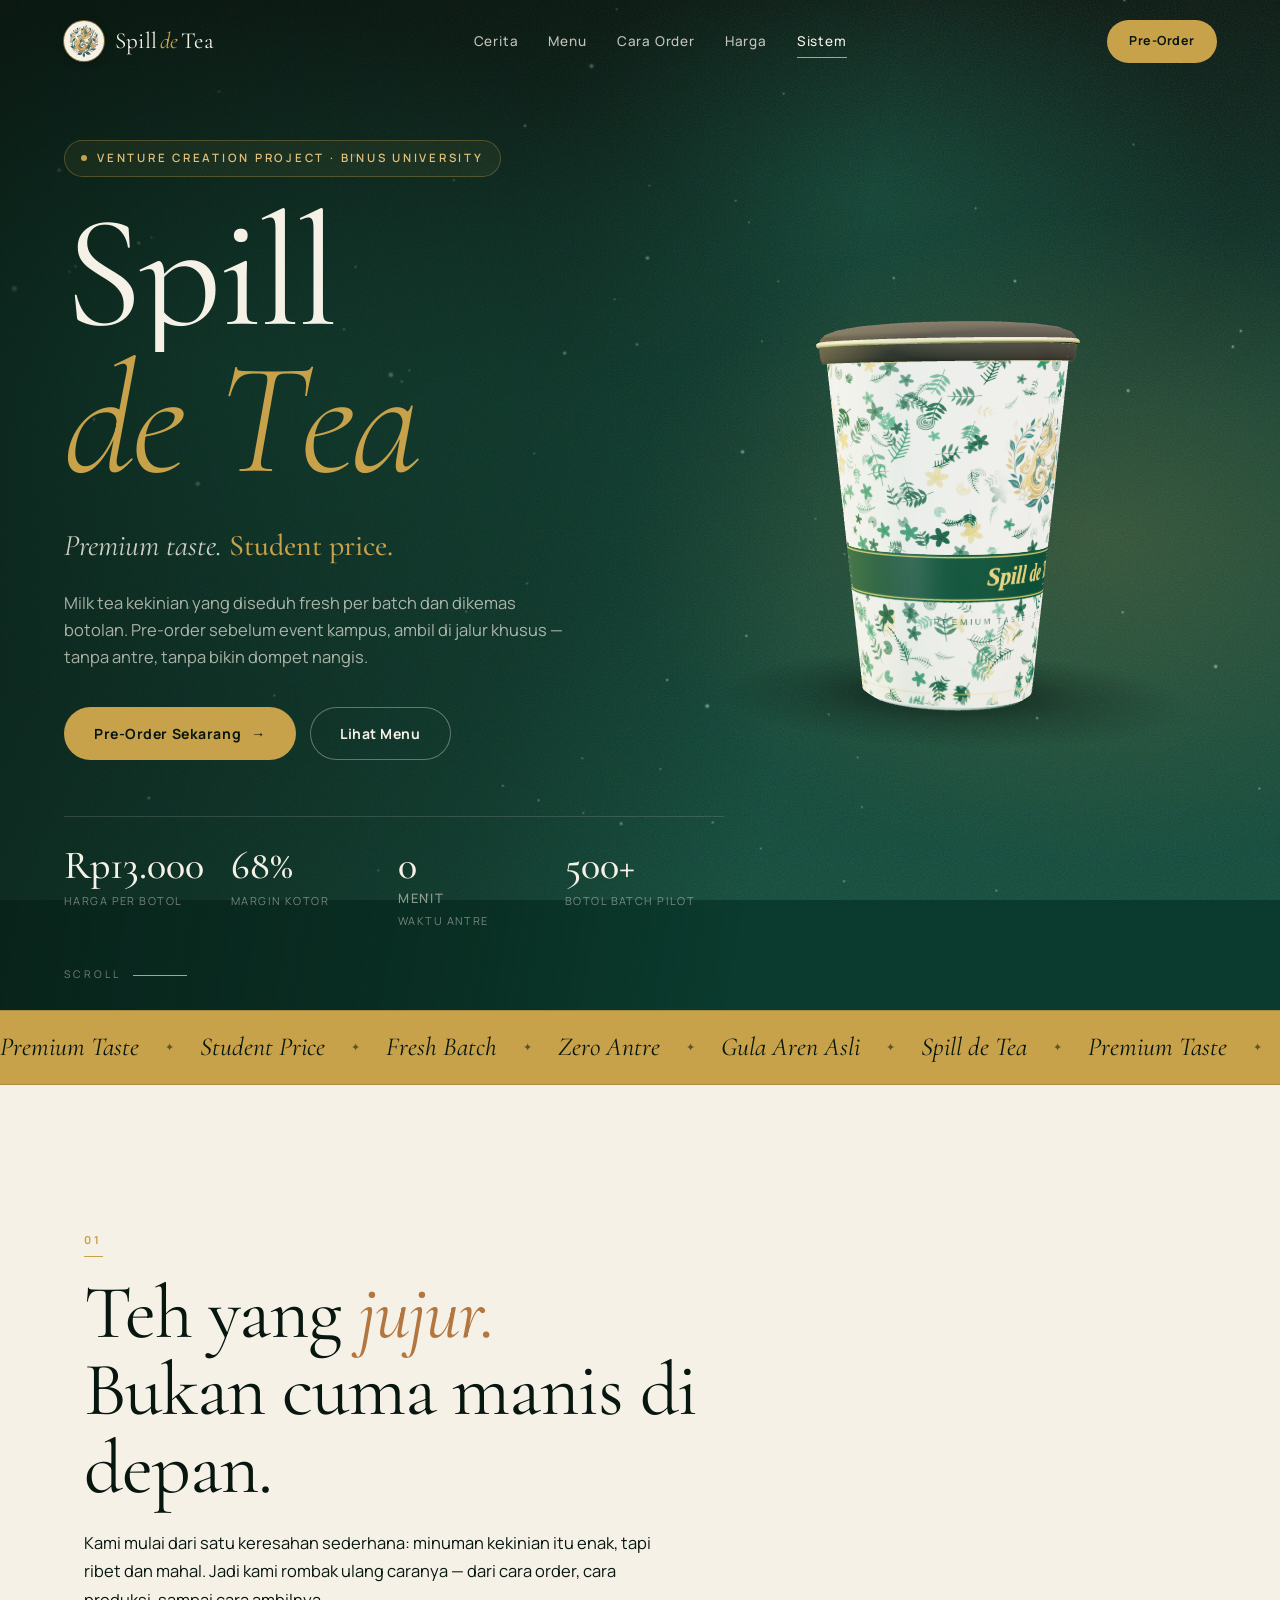
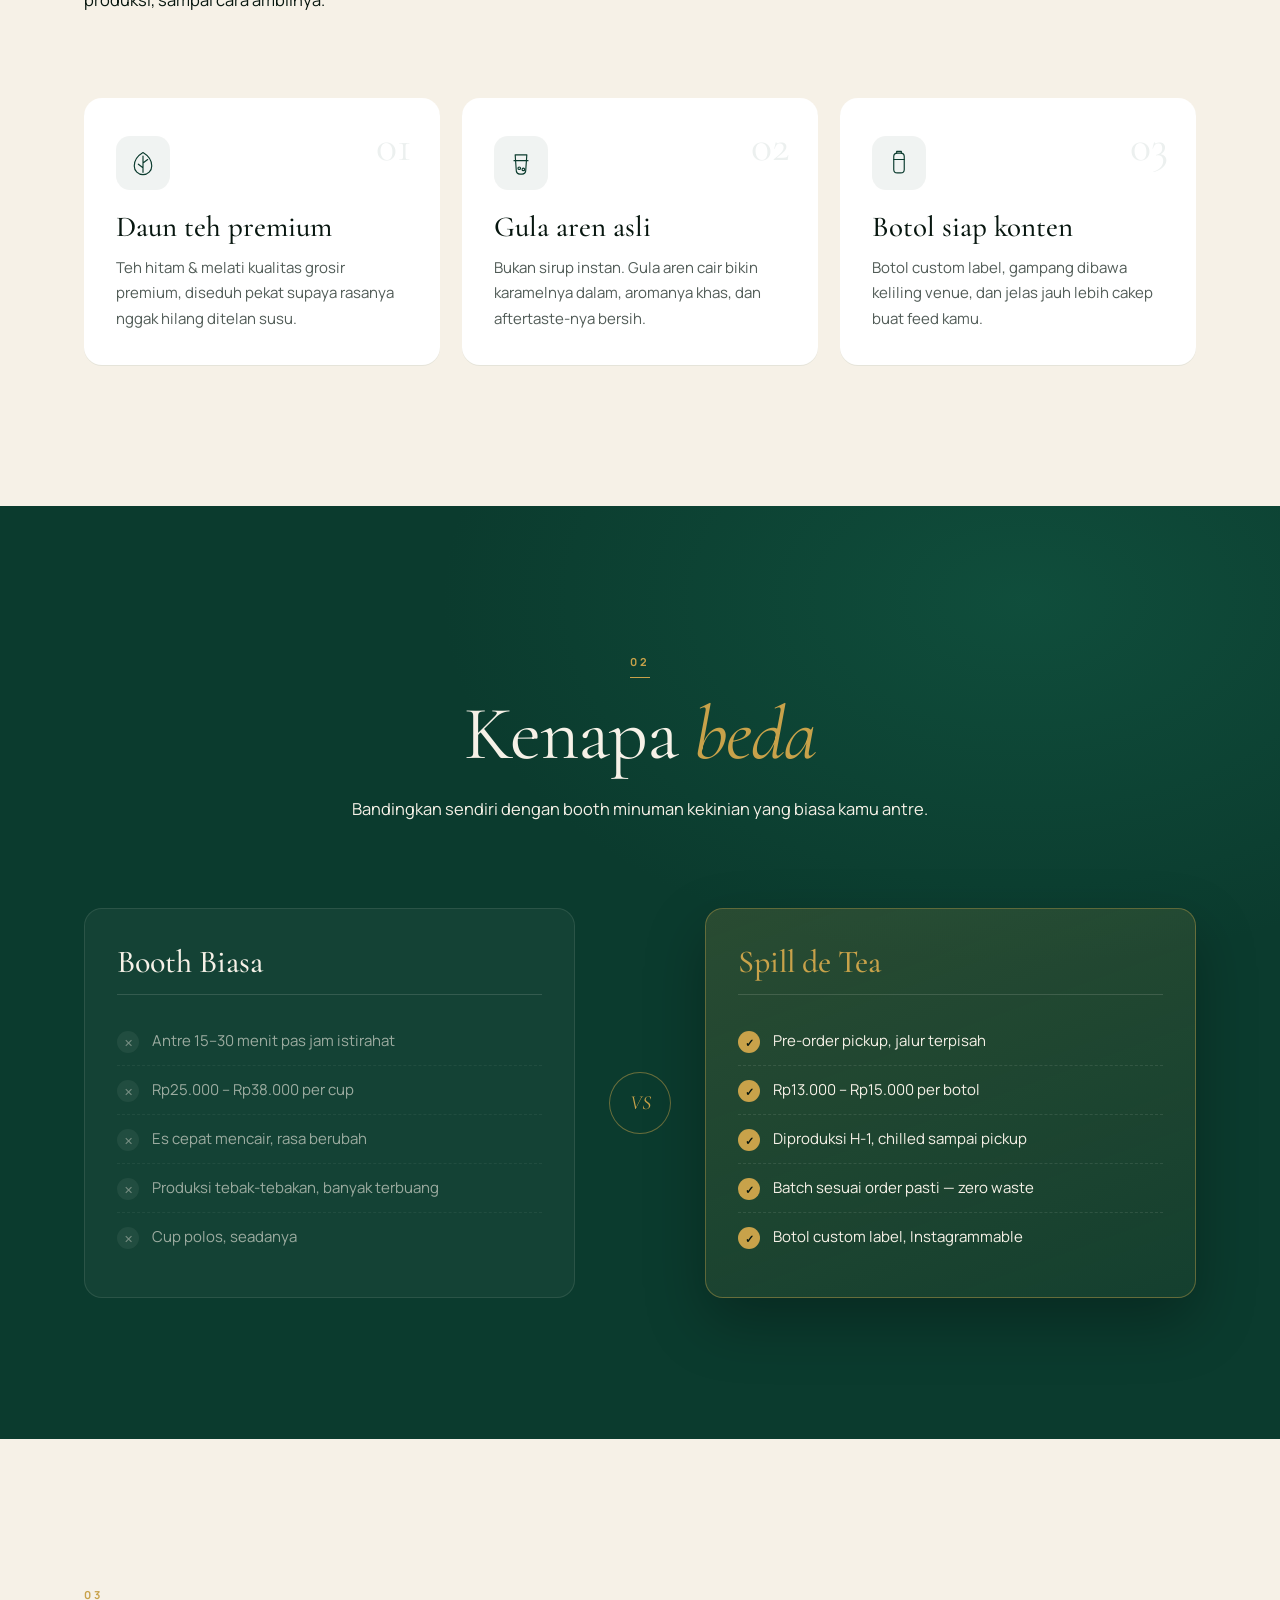
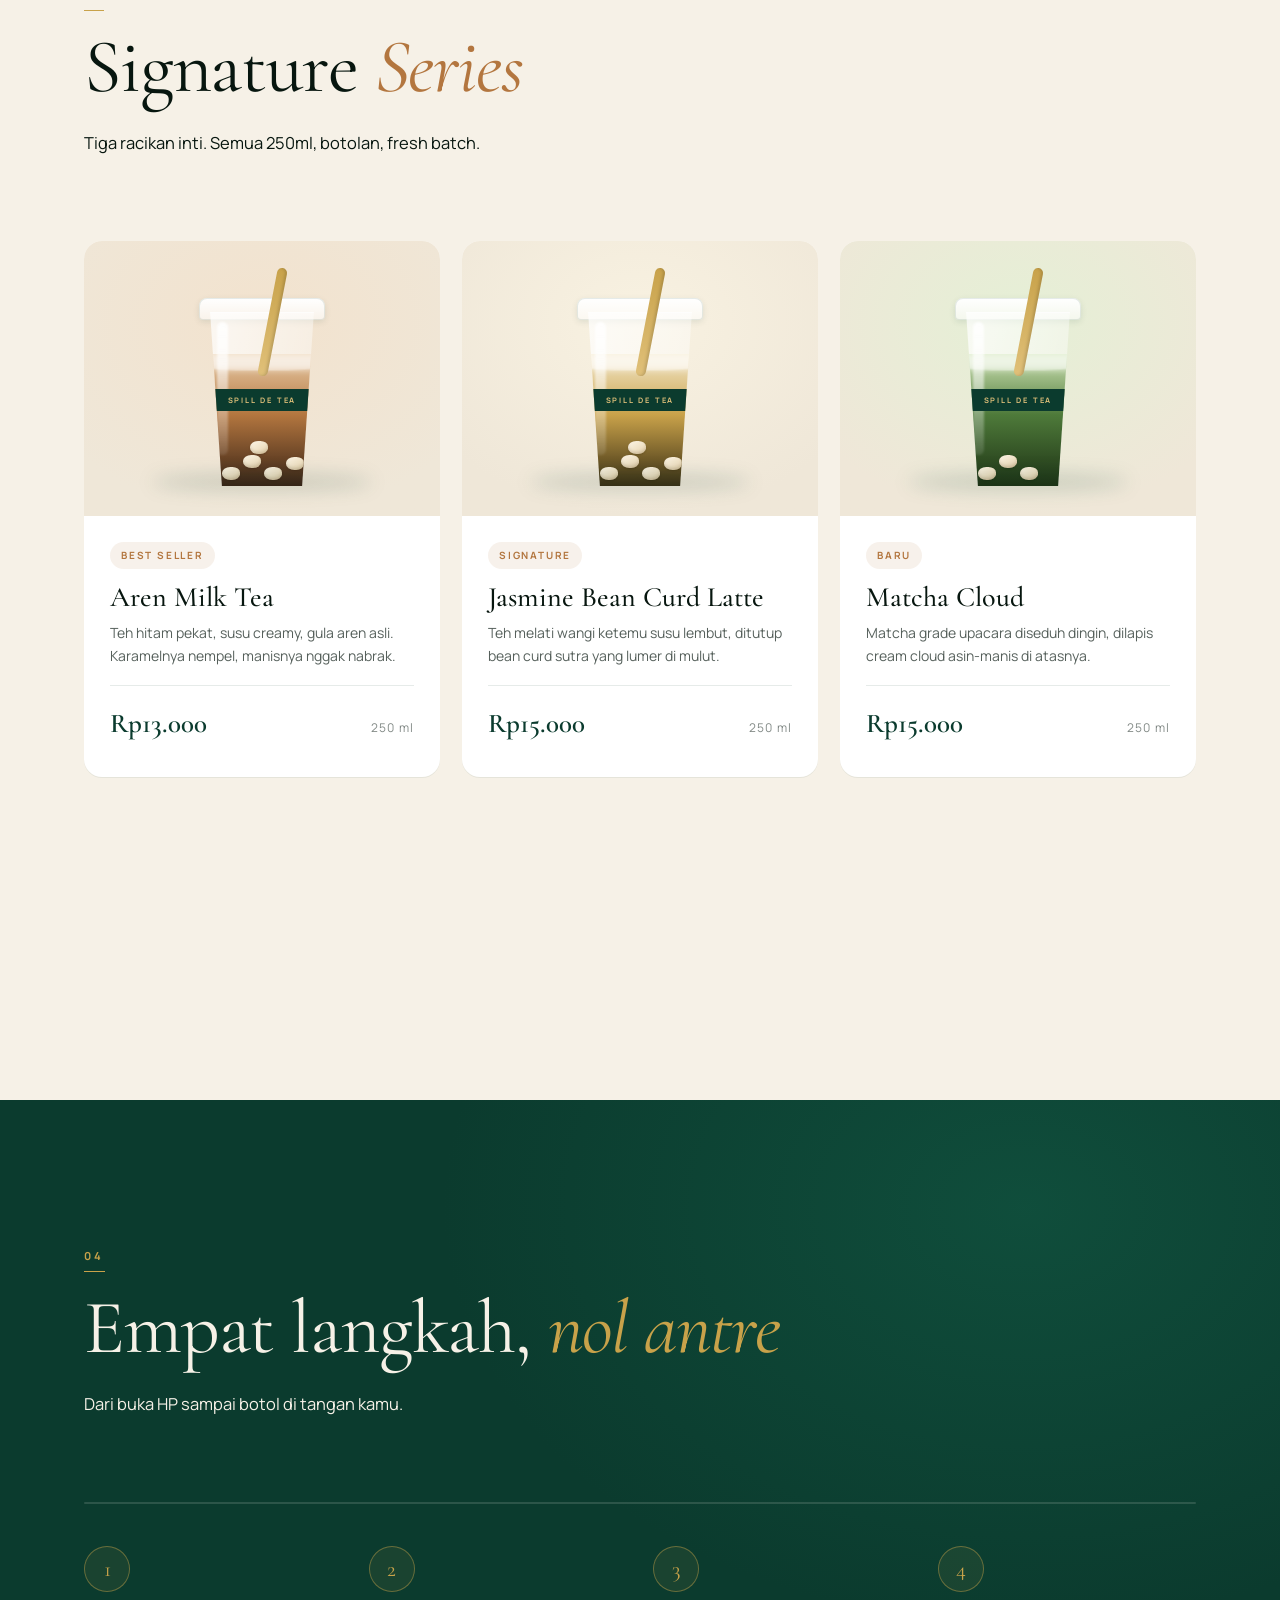
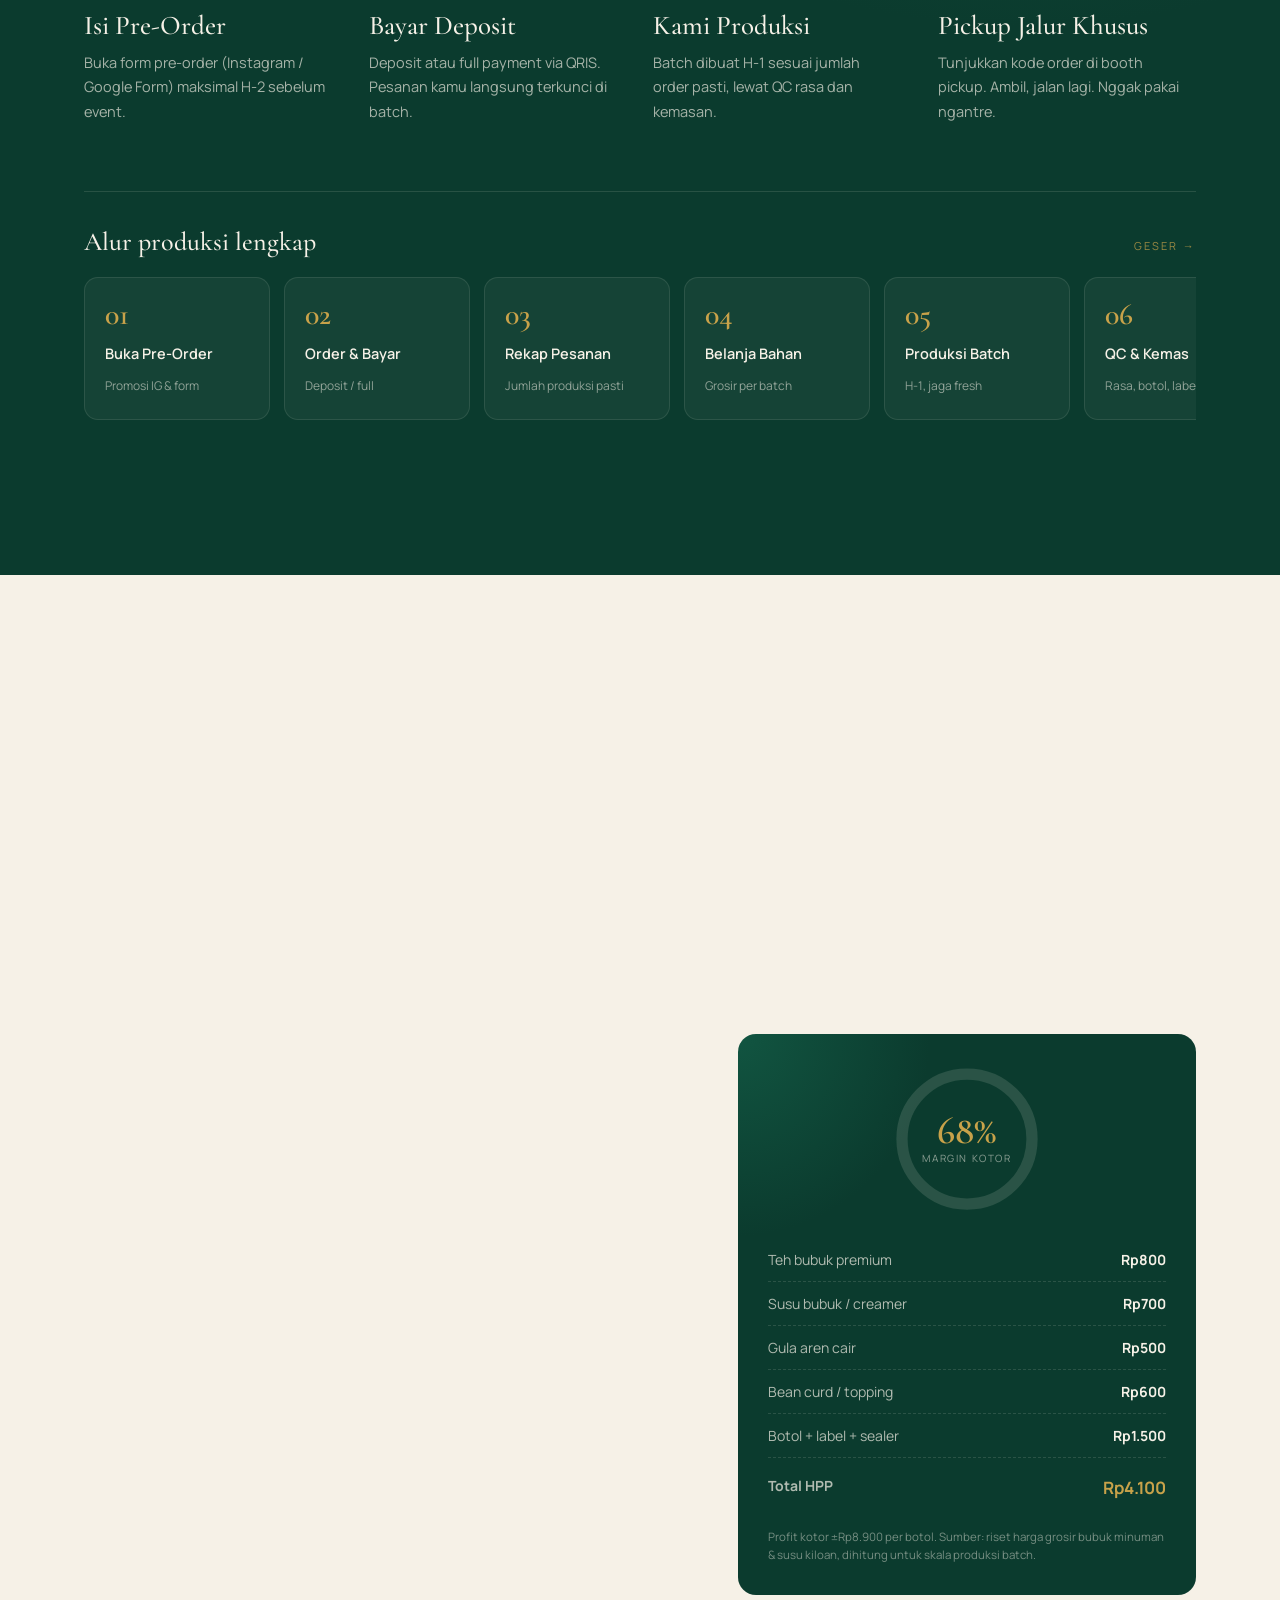
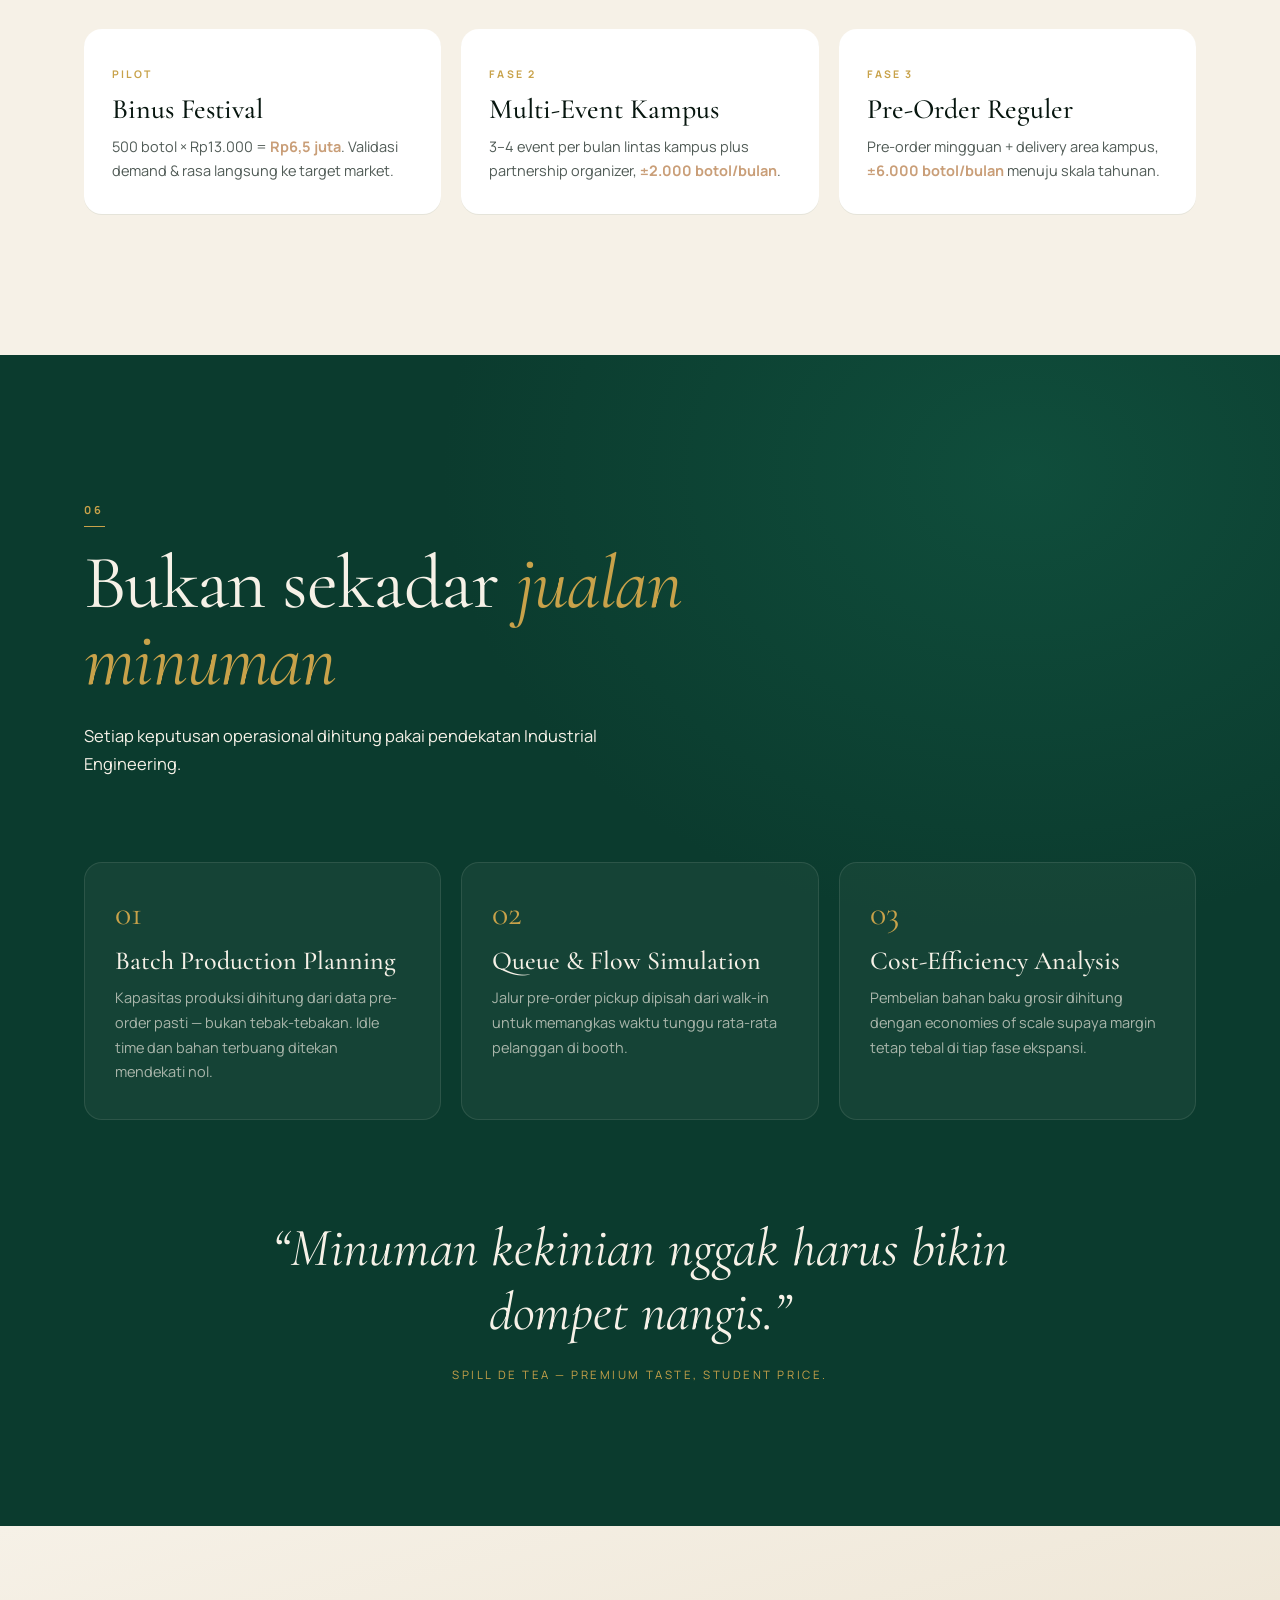
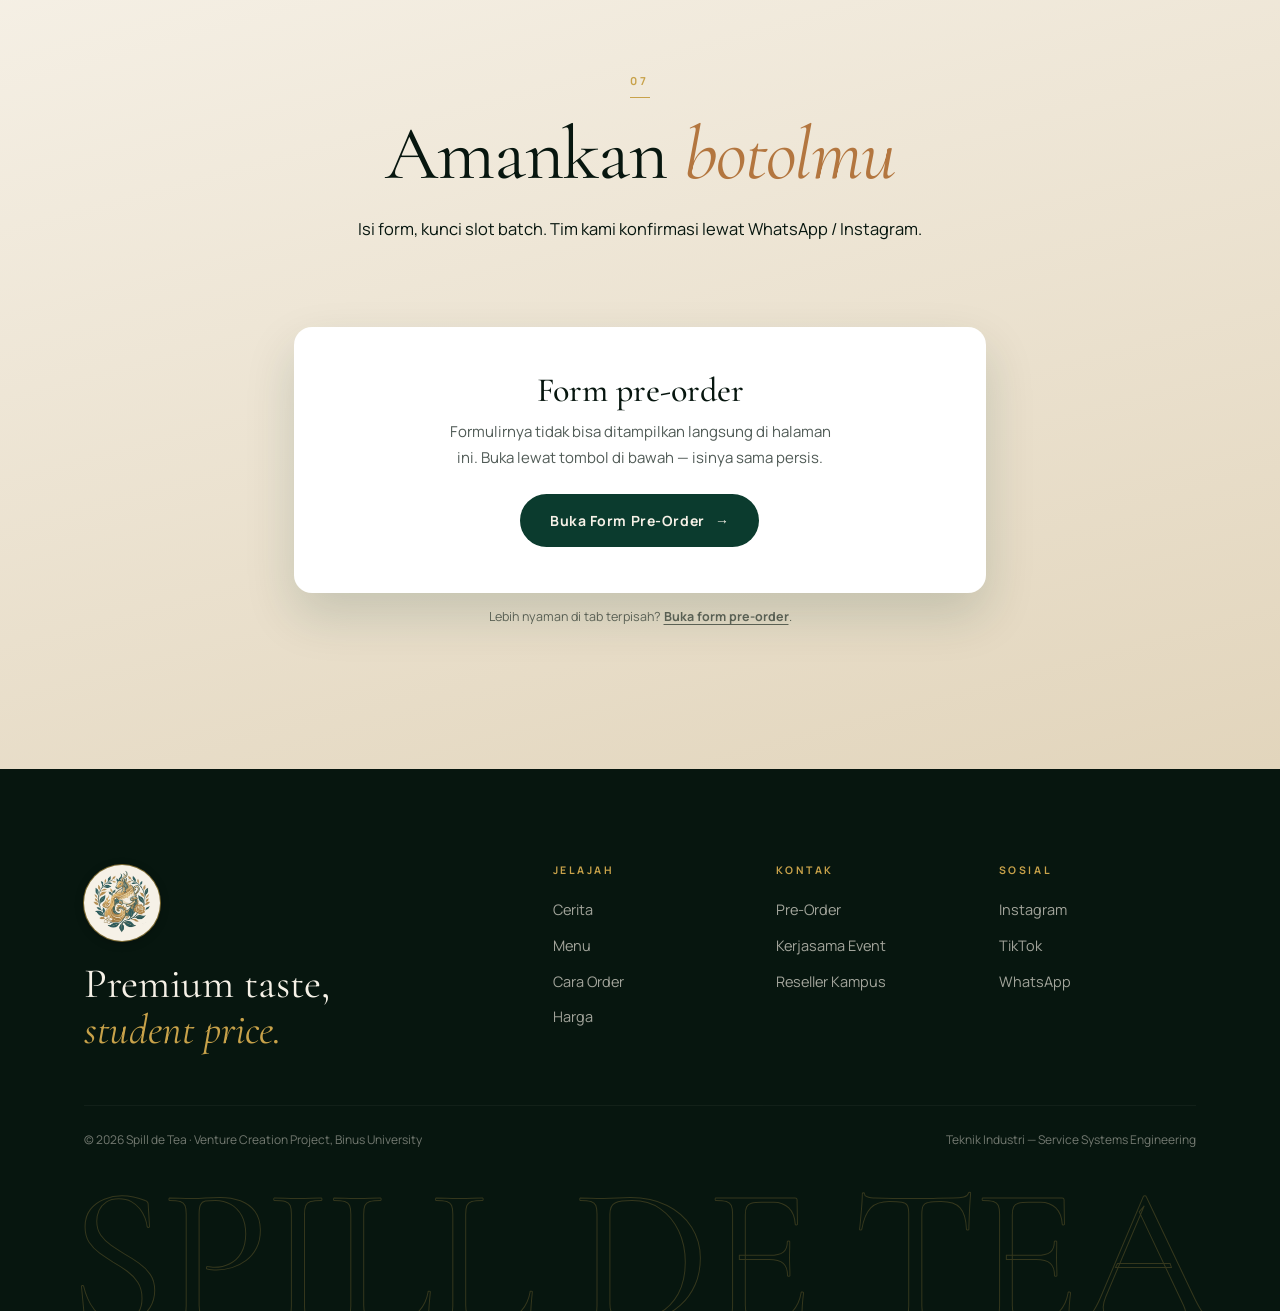
<file: index.html>
<!DOCTYPE html>
<html lang="id">
<head>
<meta charset="UTF-8" />
<meta name="viewport" content="width=device-width, initial-scale=1.0" />
<title>Spill de Tea — Premium Taste, Student Price</title>
<meta name="description" content="Spill de Tea — milk tea premium harga mahasiswa. Pre-order botolan untuk event kampus: tanpa antre, selalu fresh, mulai Rp13.000." />
<meta name="theme-color" content="#0B3B2E" />
<link rel="preload" href="assets/fonts/cormorant-garamond-latin-400-normal.woff2" as="font" type="font/woff2" crossorigin />
<link rel="preload" href="assets/fonts/manrope-latin-500-normal.woff2" as="font" type="font/woff2" crossorigin />
<link rel="stylesheet" href="css/fonts.css" />
<link rel="stylesheet" href="css/style.css" />
<link rel="icon" href="data:image/svg+xml,%3Csvg xmlns='http://www.w3.org/2000/svg' viewBox='0 0 100 100'%3E%3Crect width='100' height='100' rx='22' fill='%230B3B2E'/%3E%3Cpath d='M50 22c14 8 20 20 20 31a20 20 0 1 1-40 0c0-11 6-23 20-31z' fill='%23C8A24A'/%3E%3C/svg%3E" />
</head>
<body>

<!-- ═══════════ LOADER ═══════════ -->
<div class="loader" id="loader">
  <div class="loader__inner">
    <div class="loader__mark">
      <svg viewBox="0 0 120 120" aria-hidden="true"><circle class="lo-ring" cx="60" cy="60" r="56" /></svg>
      <span class="loader__emblem" data-emblem></span>
    </div>
    <div class="loader__word"><span>S</span><span>P</span><span>I</span><span>L</span><span>L</span><span class="sp"></span><span>D</span><span>E</span><span class="sp"></span><span>T</span><span>E</span><span>A</span></div>
    <div class="loader__bar"><i id="loaderBar"></i></div>
    <div class="loader__pct"><span id="loaderPct">0</span>%</div>
  </div>
</div>

<!-- ═══════════ CURSOR ═══════════ -->
<div class="cursor" id="cursor"><span class="cursor__dot"></span><span class="cursor__ring"></span></div>

<!-- ═══════════ BACKDROP (below the 3D stage) ═══════════ -->
<div class="backdrop" aria-hidden="true">
  <div class="backdrop__glow"></div>
  <div class="backdrop__grain"></div>
</div>

<!-- ═══════════ 3D CANVAS ═══════════ -->
<div class="stage" id="stage">
  <canvas id="cupCanvas"></canvas>
  <div class="stage__fallback" id="stageFallback" aria-hidden="true"></div>
</div>

<!-- ═══════════ NAV ═══════════ -->
<header class="nav" id="nav">
  <a href="#hero" class="nav__brand" data-magnet>
    <span class="nav__logo" data-emblem aria-hidden="true"></span>
    <span class="nav__name">Spill<em>de</em>Tea</span>
  </a>
  <nav class="nav__links" id="navLinks">
    <a href="#filosofi" data-link>Cerita</a>
    <a href="#menu" data-link>Menu</a>
    <a href="#cara" data-link>Cara Order</a>
    <a href="#harga" data-link>Harga</a>
    <a href="#sistem" data-link>Sistem</a>
  </nav>
  <div class="nav__right">
    <a href="#preorder" class="btn btn--gold btn--sm" data-magnet><span>Pre-Order</span></a>
    <button class="nav__burger" id="burger" aria-label="Menu" aria-expanded="false"><i></i><i></i></button>
  </div>
</header>

<!-- ═══════════ HERO ═══════════ -->
<section class="hero" id="hero">
  <div class="hero__inner">
    <p class="hero__eyebrow" data-reveal>
      <span class="dot"></span> Venture Creation Project · Binus University
    </p>

    <h1 class="hero__title">
      <span class="line"><span data-split>Spill</span></span>
      <span class="line"><em data-split>de&nbsp;Tea</em></span>
    </h1>

    <p class="hero__tag" data-reveal data-delay="200">
      Premium taste. <b>Student price.</b>
    </p>

    <p class="hero__lead" data-reveal data-delay="300">
      Milk tea kekinian yang diseduh fresh per batch dan dikemas botolan.
      Pre-order sebelum event kampus, ambil di jalur khusus — tanpa antre,
      tanpa bikin dompet nangis.
    </p>

    <div class="hero__cta" data-reveal data-delay="400">
      <a href="#preorder" class="btn btn--gold" data-magnet><span>Pre-Order Sekarang</span><i class="btn__arrow">→</i></a>
      <a href="#menu" class="btn btn--ghost" data-magnet><span>Lihat Menu</span></a>
    </div>

    <div class="hero__stats" data-reveal data-delay="550">
      <div class="stat"><b><span data-count="13" data-prefix="Rp" data-suffix=".000"></span></b><small>Harga per botol</small></div>
      <div class="stat"><b><span data-count="68" data-suffix="%"></span></b><small>Margin kotor</small></div>
      <div class="stat"><b><span data-count="0"></span> <small class="inline">menit</small></b><small>Waktu antre</small></div>
      <div class="stat"><b><span data-count="500" data-suffix="+"></span></b><small>Botol batch pilot</small></div>
    </div>
  </div>

  <div class="hero__scroll">
    <span>Scroll</span>
    <i></i>
  </div>
</section>

<!-- ═══════════ MARQUEE ═══════════ -->
<div class="marquee" aria-hidden="true">
  <div class="marquee__track">
    <span>Premium Taste</span><i>✦</i><span>Student Price</span><i>✦</i><span>Fresh Batch</span><i>✦</i>
    <span>Zero Antre</span><i>✦</i><span>Gula Aren Asli</span><i>✦</i><span>Spill de Tea</span><i>✦</i>
    <span>Premium Taste</span><i>✦</i><span>Student Price</span><i>✦</i><span>Fresh Batch</span><i>✦</i>
    <span>Zero Antre</span><i>✦</i><span>Gula Aren Asli</span><i>✦</i><span>Spill de Tea</span><i>✦</i>
  </div>
</div>

<!-- ═══════════ FILOSOFI ═══════════ -->
<section class="sec sec--cream" id="filosofi">
  <div class="wrap">
    <div class="sechead">
      <span class="sechead__num" data-reveal>01</span>
      <h2 class="sechead__title" data-reveal data-delay="100">
        Teh yang <em>jujur.</em><br />Bukan cuma manis di depan.
      </h2>
      <p class="sechead__lead" data-reveal data-delay="200">
        Kami mulai dari satu keresahan sederhana: minuman kekinian itu enak, tapi ribet dan mahal.
        Jadi kami rombak ulang caranya — dari cara order, cara produksi, sampai cara ambilnya.
      </p>
    </div>

    <div class="pillars">
      <article class="pillar" data-reveal data-delay="0">
        <div class="pillar__ico">
          <svg viewBox="0 0 48 48"><path d="M24 6c10 6 15 15 15 23a15 15 0 0 1-30 0c0-8 5-17 15-23z"/><path d="M24 12v28M24 24l8-6M24 32l-8-6"/></svg>
        </div>
        <h3>Daun teh premium</h3>
        <p>Teh hitam &amp; melati kualitas grosir premium, diseduh pekat supaya rasanya nggak hilang ditelan susu.</p>
        <span class="pillar__idx">01</span>
      </article>
      <article class="pillar" data-reveal data-delay="120">
        <div class="pillar__ico">
          <svg viewBox="0 0 48 48"><path d="M14 10h20l-2 28a6 6 0 0 1-6 5h-4a6 6 0 0 1-6-5z"/><path d="M12 20h24"/><circle cx="21" cy="33" r="2.2"/><circle cx="28" cy="35" r="2.2"/></svg>
        </div>
        <h3>Gula aren asli</h3>
        <p>Bukan sirup instan. Gula aren cair bikin karamelnya dalam, aromanya khas, dan aftertaste-nya bersih.</p>
        <span class="pillar__idx">02</span>
      </article>
      <article class="pillar" data-reveal data-delay="240">
        <div class="pillar__ico">
          <svg viewBox="0 0 48 48"><rect x="15" y="7" width="18" height="34" rx="6"/><path d="M15 18h18"/><path d="M20 7V4h8v3"/></svg>
        </div>
        <h3>Botol siap konten</h3>
        <p>Botol custom label, gampang dibawa keliling venue, dan jelas jauh lebih cakep buat feed kamu.</p>
        <span class="pillar__idx">03</span>
      </article>
    </div>
  </div>
</section>

<!-- ═══════════ VS ═══════════ -->
<section class="sec sec--dark vs" id="beda">
  <div class="wrap">
    <div class="sechead sechead--center">
      <span class="sechead__num" data-reveal>02</span>
      <h2 class="sechead__title" data-reveal data-delay="100">Kenapa <em>beda</em></h2>
      <p class="sechead__lead" data-reveal data-delay="200">Bandingkan sendiri dengan booth minuman kekinian yang biasa kamu antre.</p>
    </div>

    <div class="vs__grid">
      <div class="vs__col vs__col--old" data-reveal>
        <h3 class="vs__label">Booth Biasa</h3>
        <ul>
          <li><i>✕</i> Antre 15–30 menit pas jam istirahat</li>
          <li><i>✕</i> Rp25.000 – Rp38.000 per cup</li>
          <li><i>✕</i> Es cepat mencair, rasa berubah</li>
          <li><i>✕</i> Produksi tebak-tebakan, banyak terbuang</li>
          <li><i>✕</i> Cup polos, seadanya</li>
        </ul>
      </div>
      <div class="vs__mid" aria-hidden="true"><span>VS</span></div>
      <div class="vs__col vs__col--new" data-reveal data-delay="150">
        <h3 class="vs__label">Spill de Tea</h3>
        <ul>
          <li><i>✓</i> Pre-order pickup, jalur terpisah</li>
          <li><i>✓</i> Rp13.000 – Rp15.000 per botol</li>
          <li><i>✓</i> Diproduksi H-1, chilled sampai pickup</li>
          <li><i>✓</i> Batch sesuai order pasti — zero waste</li>
          <li><i>✓</i> Botol custom label, Instagrammable</li>
        </ul>
      </div>
    </div>
  </div>
</section>

<!-- ═══════════ MENU ═══════════ -->
<section class="sec sec--cream" id="menu">
  <div class="wrap">
    <div class="sechead">
      <span class="sechead__num" data-reveal>03</span>
      <h2 class="sechead__title" data-reveal data-delay="100">Signature <em>Series</em></h2>
      <p class="sechead__lead" data-reveal data-delay="200">Tiga racikan inti. Semua 250ml, botolan, fresh batch.</p>
    </div>

    <div class="menu__grid">

      <article class="card" data-reveal data-delay="0" style="--c1:#B3763F;--c2:#E8CBA6;--c3:#3A2416">
        <div class="card__glass">
          <div class="cup">
            <div class="cup__lid"></div>
            <div class="cup__body">
              <div class="cup__liquid">
                <span class="wave"></span>
                <span class="foam"></span>
                <em class="curd b1"></em><em class="curd b2"></em><em class="curd b3"></em>
                <em class="curd b4"></em><em class="curd b5"></em>
              </div>
              <div class="cup__shine"></div>
              <div class="cup__band">SPILL DE TEA</div>
            </div>
            <div class="cup__straw"></div>
          </div>
        </div>
        <div class="card__body">
          <span class="card__tag">Best Seller</span>
          <h3>Aren Milk Tea</h3>
          <p>Teh hitam pekat, susu creamy, gula aren asli. Karamelnya nempel, manisnya nggak nabrak.</p>
          <div class="card__foot"><b>Rp13.000</b><span>250 ml</span></div>
        </div>
      </article>

      <article class="card" data-reveal data-delay="120" style="--c1:#C9A24A;--c2:#F3E7C9;--c3:#3A2F14">
        <div class="card__glass">
          <div class="cup">
            <div class="cup__lid"></div>
            <div class="cup__body">
              <div class="cup__liquid">
                <span class="wave"></span><span class="foam"></span>
                <em class="curd b1"></em><em class="curd b2"></em><em class="curd b3"></em>
                <em class="curd b4"></em><em class="curd b5"></em>
              </div>
              <div class="cup__shine"></div>
              <div class="cup__band">SPILL DE TEA</div>
            </div>
            <div class="cup__straw"></div>
          </div>
        </div>
        <div class="card__body">
          <span class="card__tag">Signature</span>
          <h3>Jasmine Bean Curd Latte</h3>
          <p>Teh melati wangi ketemu susu lembut, ditutup bean curd sutra yang lumer di mulut.</p>
          <div class="card__foot"><b>Rp15.000</b><span>250 ml</span></div>
        </div>
      </article>

      <article class="card" data-reveal data-delay="240" style="--c1:#4E7A3A;--c2:#CFE3B4;--c3:#1E3315">
        <div class="card__glass">
          <div class="cup">
            <div class="cup__lid"></div>
            <div class="cup__body">
              <div class="cup__liquid">
                <span class="wave"></span><span class="foam"></span>
                <em class="curd b1"></em><em class="curd b2"></em><em class="curd b3"></em>
              </div>
              <div class="cup__shine"></div>
              <div class="cup__band">SPILL DE TEA</div>
            </div>
            <div class="cup__straw"></div>
          </div>
        </div>
        <div class="card__body">
          <span class="card__tag">Baru</span>
          <h3>Matcha Cloud</h3>
          <p>Matcha grade upacara diseduh dingin, dilapis cream cloud asin-manis di atasnya.</p>
          <div class="card__foot"><b>Rp15.000</b><span>250 ml</span></div>
        </div>
      </article>

    </div>

    <div class="bundle" data-reveal>
      <div class="bundle__text">
        <h3>Paket Bareng Temen</h3>
        <p>Order 5 botol campur bebas, hemat Rp5.000. Order 10 botol, gratis 1 + prioritas pickup.</p>
      </div>
      <a href="#preorder" class="btn btn--gold" data-magnet><span>Ambil Paket</span><i class="btn__arrow">→</i></a>
    </div>
  </div>
</section>

<!-- ═══════════ CARA ORDER ═══════════ -->
<section class="sec sec--dark" id="cara">
  <div class="wrap">
    <div class="sechead">
      <span class="sechead__num" data-reveal>04</span>
      <h2 class="sechead__title" data-reveal data-delay="100">Empat langkah, <em>nol antre</em></h2>
      <p class="sechead__lead" data-reveal data-delay="200">Dari buka HP sampai botol di tangan kamu.</p>
    </div>

    <ol class="steps" id="steps">
      <li class="step" data-reveal>
        <span class="step__n">1</span>
        <h3>Isi Pre-Order</h3>
        <p>Buka form pre-order (Instagram / Google Form) maksimal H-2 sebelum event.</p>
      </li>
      <li class="step" data-reveal data-delay="120">
        <span class="step__n">2</span>
        <h3>Bayar Deposit</h3>
        <p>Deposit atau full payment via QRIS. Pesanan kamu langsung terkunci di batch.</p>
      </li>
      <li class="step" data-reveal data-delay="240">
        <span class="step__n">3</span>
        <h3>Kami Produksi</h3>
        <p>Batch dibuat H-1 sesuai jumlah order pasti, lewat QC rasa dan kemasan.</p>
      </li>
      <li class="step" data-reveal data-delay="360">
        <span class="step__n">4</span>
        <h3>Pickup Jalur Khusus</h3>
        <p>Tunjukkan kode order di booth pickup. Ambil, jalan lagi. Nggak pakai ngantre.</p>
      </li>
      <span class="steps__line"><i id="stepsFill"></i></span>
    </ol>

    <div class="flowstrip" data-reveal>
      <div class="flowstrip__head">
        <h3>Alur produksi lengkap</h3>
        <span class="flowstrip__hint">geser →</span>
      </div>
      <div class="flowstrip__scroll" id="flowScroll">
        <div class="flowitem"><b>01</b><span>Buka Pre-Order</span><small>Promosi IG &amp; form</small></div>
        <div class="flowitem"><b>02</b><span>Order &amp; Bayar</span><small>Deposit / full</small></div>
        <div class="flowitem"><b>03</b><span>Rekap Pesanan</span><small>Jumlah produksi pasti</small></div>
        <div class="flowitem"><b>04</b><span>Belanja Bahan</span><small>Grosir per batch</small></div>
        <div class="flowitem"><b>05</b><span>Produksi Batch</span><small>H-1, jaga fresh</small></div>
        <div class="flowitem"><b>06</b><span>QC &amp; Kemas</span><small>Rasa, botol, label</small></div>
        <div class="flowitem"><b>07</b><span>Distribusi Booth</span><small>Hari-H di venue</small></div>
        <div class="flowitem"><b>08</b><span>Pickup Khusus</span><small>Terpisah dari walk-in</small></div>
        <div class="flowitem"><b>09</b><span>Evaluasi</span><small>Margin &amp; insight</small></div>
      </div>
    </div>
  </div>
</section>

<!-- ═══════════ HARGA ═══════════ -->
<section class="sec sec--cream" id="harga">
  <div class="wrap">
    <div class="sechead">
      <span class="sechead__num" data-reveal>05</span>
      <h2 class="sechead__title" data-reveal data-delay="100">Angka yang <em>masuk akal</em></h2>
      <p class="sechead__lead" data-reveal data-delay="200">
        Tanpa sewa toko, tanpa pegawai harian, bahan baku grosir per batch.
        Itu sebabnya kami bisa jual setengah harga kompetitor premium dan tetap sehat.
      </p>
    </div>

    <div class="price">
      <div class="price__bars" data-reveal>
        <div class="bar" style="--h:100%">
          <span class="bar__val">Rp38.000</span>
          <i class="bar__fill bar__fill--muted"></i>
          <span class="bar__lbl">Kompetitor premium<br /><small>batas atas</small></span>
        </div>
        <div class="bar" style="--h:66%">
          <span class="bar__val">Rp25.000</span>
          <i class="bar__fill bar__fill--muted"></i>
          <span class="bar__lbl">Kompetitor premium<br /><small>batas bawah</small></span>
        </div>
        <div class="bar bar--hero" style="--h:34%">
          <span class="bar__val">Rp13.000</span>
          <i class="bar__fill"></i>
          <span class="bar__lbl">Spill de Tea<br /><small>harga jual</small></span>
        </div>
        <div class="bar" style="--h:11%">
          <span class="bar__val">Rp4.100</span>
          <i class="bar__fill bar__fill--dark"></i>
          <span class="bar__lbl">HPP kami<br /><small>per botol</small></span>
        </div>
      </div>

      <aside class="price__panel" data-reveal data-delay="150">
        <div class="ring">
          <svg viewBox="0 0 120 120">
            <circle class="ring__bg" cx="60" cy="60" r="52" />
            <circle class="ring__fg" cx="60" cy="60" r="52" id="ringFg" />
          </svg>
          <div class="ring__mid"><b><span data-count="68" data-suffix="%"></span></b><small>margin kotor</small></div>
        </div>
        <ul class="hpp">
          <li><span>Teh bubuk premium</span><b>Rp800</b></li>
          <li><span>Susu bubuk / creamer</span><b>Rp700</b></li>
          <li><span>Gula aren cair</span><b>Rp500</b></li>
          <li><span>Bean curd / topping</span><b>Rp600</b></li>
          <li><span>Botol + label + sealer</span><b>Rp1.500</b></li>
          <li class="hpp__total"><span>Total HPP</span><b>Rp4.100</b></li>
        </ul>
        <p class="price__note">Profit kotor ±Rp8.900 per botol. Sumber: riset harga grosir bubuk minuman &amp; susu kiloan, dihitung untuk skala produksi batch.</p>
      </aside>
    </div>

    <div class="phases">
      <article class="phase" data-reveal>
        <span class="phase__k">Pilot</span>
        <h3>Binus Festival</h3>
        <p>500 botol × Rp13.000 = <b>Rp6,5 juta</b>. Validasi demand &amp; rasa langsung ke target market.</p>
      </article>
      <article class="phase" data-reveal data-delay="120">
        <span class="phase__k">Fase 2</span>
        <h3>Multi-Event Kampus</h3>
        <p>3–4 event per bulan lintas kampus plus partnership organizer, <b>±2.000 botol/bulan</b>.</p>
      </article>
      <article class="phase" data-reveal data-delay="240">
        <span class="phase__k">Fase 3</span>
        <h3>Pre-Order Reguler</h3>
        <p>Pre-order mingguan + delivery area kampus, <b>±6.000 botol/bulan</b> menuju skala tahunan.</p>
      </article>
    </div>
  </div>
</section>

<!-- ═══════════ SISTEM ═══════════ -->
<section class="sec sec--dark" id="sistem">
  <div class="wrap">
    <div class="sechead">
      <span class="sechead__num" data-reveal>06</span>
      <h2 class="sechead__title" data-reveal data-delay="100">Bukan sekadar <em>jualan minuman</em></h2>
      <p class="sechead__lead" data-reveal data-delay="200">
        Setiap keputusan operasional dihitung pakai pendekatan Industrial Engineering.
      </p>
    </div>

    <div class="sysgrid">
      <article class="sys" data-reveal>
        <span class="sys__n">01</span>
        <h3>Batch Production Planning</h3>
        <p>Kapasitas produksi dihitung dari data pre-order pasti — bukan tebak-tebakan. Idle time dan bahan terbuang ditekan mendekati nol.</p>
      </article>
      <article class="sys" data-reveal data-delay="120">
        <span class="sys__n">02</span>
        <h3>Queue &amp; Flow Simulation</h3>
        <p>Jalur pre-order pickup dipisah dari walk-in untuk memangkas waktu tunggu rata-rata pelanggan di booth.</p>
      </article>
      <article class="sys" data-reveal data-delay="240">
        <span class="sys__n">03</span>
        <h3>Cost-Efficiency Analysis</h3>
        <p>Pembelian bahan baku grosir dihitung dengan economies of scale supaya margin tetap tebal di tiap fase ekspansi.</p>
      </article>
    </div>

    <blockquote class="pullquote" data-reveal>
      <p>“Minuman kekinian nggak harus bikin dompet nangis.”</p>
      <cite>Spill de Tea — Premium taste, student price.</cite>
    </blockquote>
  </div>
</section>

<!-- ═══════════ PRE-ORDER ═══════════ -->
<section class="sec sec--gold" id="preorder">
  <div class="wrap wrap--narrow">
    <div class="sechead sechead--center">
      <span class="sechead__num" data-reveal>07</span>
      <h2 class="sechead__title" data-reveal data-delay="100">Amankan <em>botolmu</em></h2>
      <p class="sechead__lead" data-reveal data-delay="200">Isi form, kunci slot batch. Tim kami konfirmasi lewat WhatsApp / Instagram.</p>
    </div>

    <div class="jf" data-reveal data-delay="300">
      <div class="jf__frame" id="jfFrame">
        <iframe id="jfEmbed" src="https://form.jotform.com/262514421222040"
                title="Form pre-order Spill de Tea" loading="lazy"></iframe>
      </div>

      <div class="jf__fallback" id="jfFallback" hidden>
        <h3>Form pre-order</h3>
        <p>Formulirnya tidak bisa ditampilkan langsung di halaman ini. Buka lewat
           tombol di bawah — isinya sama persis.</p>
        <a class="btn btn--dark" href="https://form.jotform.com/262514421222040" target="_blank" rel="noopener">
          <span>Buka Form Pre-Order</span><i class="btn__arrow">→</i>
        </a>
      </div>

      <p class="jf__note">
        Lebih nyaman di tab terpisah?
        <a href="https://form.jotform.com/262514421222040" target="_blank" rel="noopener">Buka form pre-order</a>.
      </p>
    </div>
  </div>
</section>

<!-- ═══════════ FOOTER ═══════════ -->
<footer class="footer">
  <div class="wrap">
    <div class="footer__top">
      <div class="footer__brand">
        <span class="nav__logo nav__logo--big" data-emblem aria-hidden="true"></span>
        <p class="footer__claim">Premium taste,<br /><em>student price.</em></p>
      </div>
      <nav class="footer__nav">
        <div>
          <h4>Jelajah</h4>
          <a href="#filosofi">Cerita</a>
          <a href="#menu">Menu</a>
          <a href="#cara">Cara Order</a>
          <a href="#harga">Harga</a>
        </div>
        <div>
          <h4>Kontak</h4>
          <a href="#preorder">Pre-Order</a>
          <a href="#preorder">Kerjasama Event</a>
          <a href="#preorder">Reseller Kampus</a>
        </div>
        <div>
          <h4>Sosial</h4>
          <a href="#preorder">Instagram</a>
          <a href="#preorder">TikTok</a>
          <a href="#preorder">WhatsApp</a>
        </div>
      </nav>
    </div>
    <div class="footer__bot">
      <span>© <span id="yr">2026</span> Spill de Tea · Venture Creation Project, Binus University</span>
      <span>Teknik Industri — Service Systems Engineering</span>
    </div>
  </div>
  <div class="footer__word" aria-hidden="true">SPILL DE TEA</div>
</footer>

<a href="#hero" class="totop" id="toTop" aria-label="Kembali ke atas">↑</a>

<script src="vendor/three.min.js"></script>
<script src="js/brandmark.js"></script>
<script src="js/scene.js"></script>
<script src="js/main.js"></script>
</body>
</html>
</file>
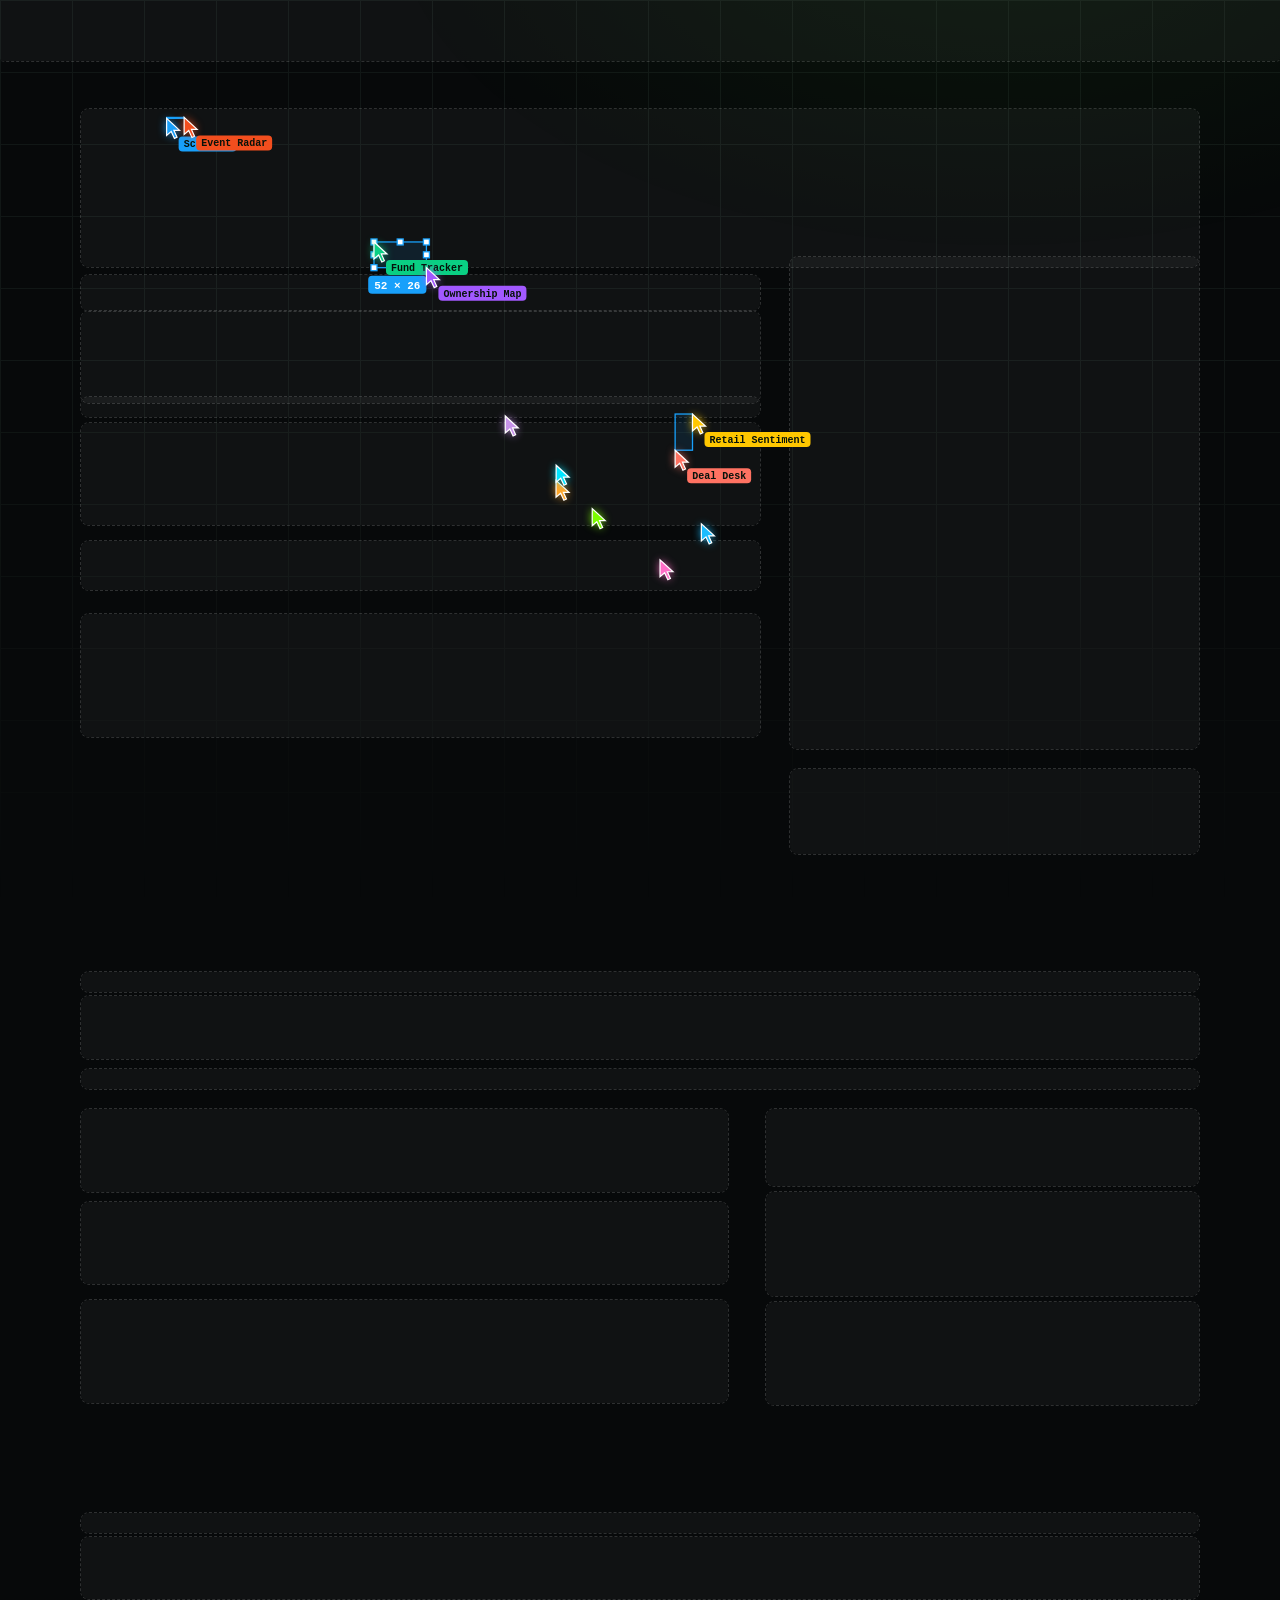
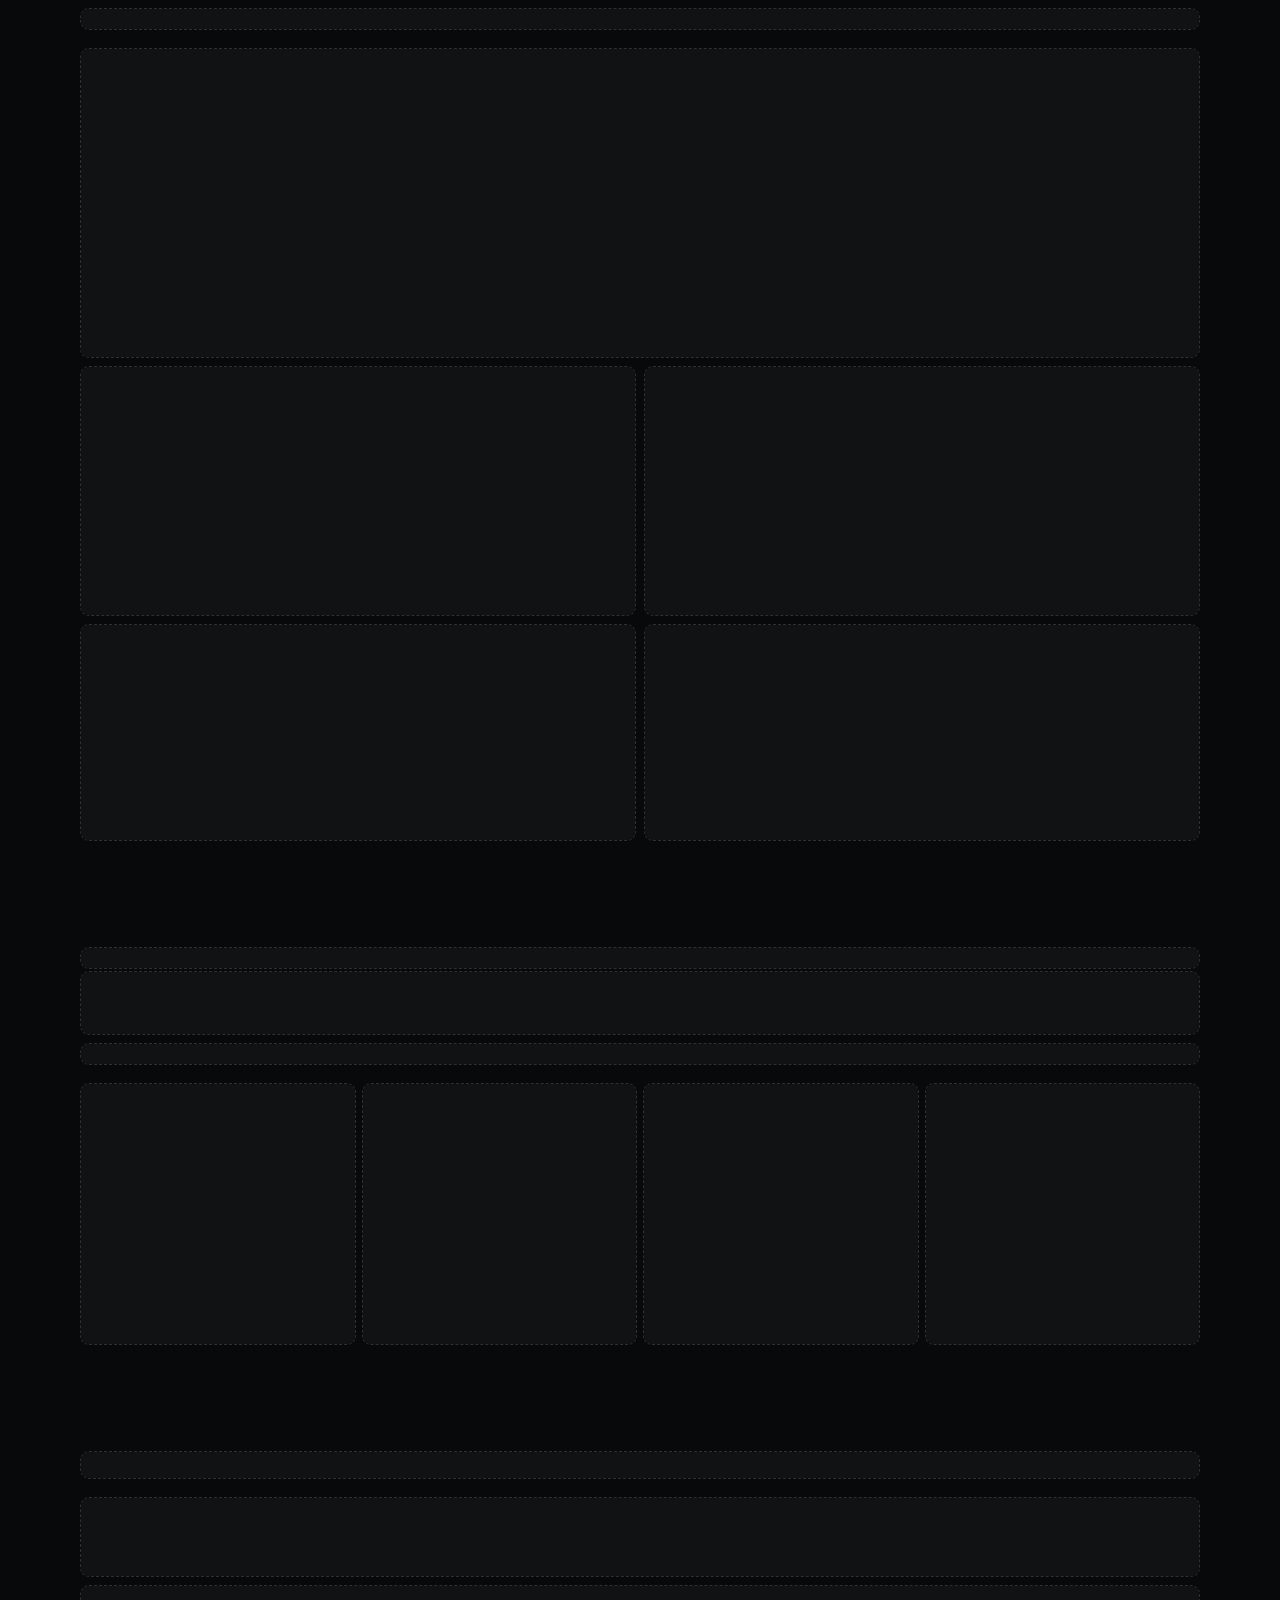
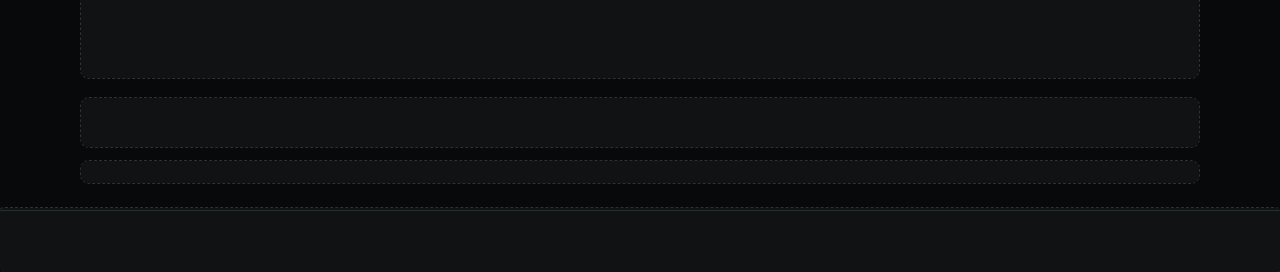
<file: portfolio-swarm/index.html>
<!doctype html>
<html lang="en">
<head>
<meta charset="utf-8">
<meta name="viewport" content="width=device-width, initial-scale=1">
<title>Michael Wibowo | Portfolio</title>
<meta name="description" content="Michael Wibowo, Industrial Engineering student at BINUS. Financial modeling, IDX equities, and ShifuWok, a research terminal for the Indonesian stock market.">
<meta name="theme-color" content="#07090A">
<link rel="icon" href="data:image/svg+xml,%3Csvg xmlns='http://www.w3.org/2000/svg' viewBox='0 0 32 32'%3E%3Crect width='32' height='32' rx='7' fill='%2307090A'/%3E%3Ctext x='16' y='22' font-size='16' font-weight='800' text-anchor='middle' fill='%2344D62C' font-family='Arial'%3EMW%3C/text%3E%3C/svg%3E">
<link rel="preconnect" href="https://fonts.googleapis.com"><link rel="preconnect" href="https://fonts.gstatic.com" crossorigin>
<link href="https://fonts.googleapis.com/css2?family=Manrope:wght@400;600;800&display=swap" rel="stylesheet">
<script>
  document.documentElement.classList.add('js', 'intro');
  if (/[?&]theme=brand/.test(location.search)) document.documentElement.setAttribute('data-theme', 'brand');
</script>
<style>
:root{
  --bg:#07090A; --panel:#0E1311; --line:#1D2622; --text:#E8ECEA; --mut:#8FA096;
  --g:#44D62C; --g2:#44D62C; --on-g:#06120A; --sel:#18A0FB;
  --sans:"Manrope",ui-sans-serif,system-ui,-apple-system,"Segoe UI",Roboto,Helvetica,Arial,sans-serif;
  --mono:ui-monospace,SFMono-Regular,Menlo,Consolas,"Liberation Mono",monospace;
}
:root[data-theme="brand"]{ --bg:#05060a; --panel:#0c0e16; --line:#1b2030; --text:#eaeefb; --mut:#9aa4bc; --g:#35e5ff; --g2:#ff4d8d; --on-g:#04121a; }
*{box-sizing:border-box}
html{scroll-behavior:smooth}
body{margin:0;background:var(--bg);color:var(--text);font:400 16px/1.6 var(--sans);-webkit-font-smoothing:antialiased}
html,body{overflow-x:clip}
section.panel,.hero{overflow-x:clip}
body::before{content:"";position:fixed;inset:0;z-index:0;pointer-events:none;
  background:radial-gradient(900px 500px at 78% -10%,color-mix(in srgb,var(--g) 14%,transparent),transparent 70%),
             linear-gradient(var(--line) 1px,transparent 1px) 0 0/72px 72px,
             linear-gradient(90deg,var(--line) 1px,transparent 1px) 0 0/72px 72px;
  opacity:.5;-webkit-mask-image:linear-gradient(#000 40%,transparent);mask-image:linear-gradient(#000 40%,transparent)}
a{color:inherit}
.wrap{max-width:1160px;margin:0 auto;padding:0 24px;position:relative;z-index:1}
canvas#swarm{position:fixed;inset:0;width:100%;height:100%;pointer-events:none;z-index:60}
html.intro .nav,html.intro main,html.intro footer{opacity:0}
.nav,main,footer{transition:opacity .6s ease}

/* wireframe -> reveal */
.b{position:relative}
.b.pre::before{content:"";position:absolute;inset:-3px;border-radius:8px;background:rgba(255,255,255,.04);outline:1px dashed rgba(255,255,255,.16);z-index:2}
.b.pre>*{opacity:0}
.b.rv>*{animation:rv .65s cubic-bezier(.2,.7,.2,1) both}
.b.rv>*:nth-child(2){animation-delay:.06s}.b.rv>*:nth-child(3){animation-delay:.12s}.b.rv>*:nth-child(4){animation-delay:.18s}
@keyframes rv{from{opacity:0;clip-path:inset(0 100% 0 0);transform:translateY(8px)}to{opacity:1;clip-path:inset(-4px);transform:none}}

/* nav */
.nav{position:fixed;top:0;left:0;right:0;z-index:40}
.nav .in{max-width:1160px;margin:0 auto;padding:14px 24px;display:flex;align-items:center;justify-content:space-between;gap:16px;background:linear-gradient(var(--bg),transparent)}
.logo{display:flex;align-items:center;gap:10px;font:800 15px var(--sans);text-decoration:none;letter-spacing:.02em}
.logo i{display:grid;place-items:center;width:30px;height:30px;border-radius:8px;background:var(--g);color:var(--on-g);font:800 13px var(--sans);font-style:normal}
.links{display:flex;gap:22px;align-items:center;font:600 13px var(--mono);color:var(--mut)}
.links a{text-decoration:none}.links a:hover{color:var(--text)}
.avail{display:flex;align-items:center;gap:7px;color:var(--text)}
.avail::before{content:"";width:7px;height:7px;border-radius:50%;background:var(--g);box-shadow:0 0 10px var(--g)}
@media(max-width:760px){.links a:not(.avail){display:none}}

/* hero */
.hero{padding:112px 0 40px;position:relative}
.giant{font:800 clamp(44px,13.5vw,176px)/.88 var(--sans);letter-spacing:-.045em;color:transparent;-webkit-text-stroke:2px var(--g);white-space:nowrap;opacity:.9;margin:0}
.herogrid{display:grid;grid-template-columns:1.25fr .75fr;gap:36px;margin-top:-4px;align-items:start}
.hello{font:600 italic 22px var(--sans);margin:18px 0 6px;color:var(--mut)}
.name{display:inline-block;background:var(--g);color:var(--on-g);font:800 clamp(30px,5vw,52px)/1 var(--sans);padding:8px 14px;letter-spacing:-.02em;margin:0 0 18px}
.role{font:600 12px var(--mono);letter-spacing:.14em;text-transform:uppercase;color:var(--g);margin:0 0 12px}
.lead{font-size:clamp(16px,2vw,20px);max-width:56ch;color:#c9d3cd;margin:0 0 22px}
.lead b{color:var(--text)}
.btns{display:flex;gap:12px;flex-wrap:wrap}
.btn{display:inline-flex;align-items:center;gap:8px;font:700 13px var(--mono);letter-spacing:.06em;text-transform:uppercase;text-decoration:none;padding:13px 18px;border-radius:6px;border:1px solid var(--line);background:var(--panel)}
.btn.p{background:var(--g);color:var(--on-g);border-color:var(--g)}
.btn:hover{transform:translateY(-1px);border-color:var(--g)}
.stats{display:grid;grid-template-columns:repeat(4,1fr);gap:10px;margin-top:30px}
.stat{padding:14px 14px 12px;border:1px solid var(--line);border-radius:10px;background:var(--panel)}
.stat b{display:block;font:800 clamp(24px,3.4vw,34px)/1.1 var(--sans);color:var(--text)}
.stat span{font:600 11px var(--mono);color:var(--mut);letter-spacing:.04em}
.frame{position:relative;background:var(--g);border-radius:6px;padding:12px 12px 0;max-width:340px;margin-left:auto}
.frame img{display:block;width:100%;aspect-ratio:1/1.05;object-fit:cover;object-position:50% 20%;filter:grayscale(1) contrast(1.05)}
.frame .chip{display:block;margin:0 -12px;padding:10px 12px;background:var(--bg);border:1px solid var(--g);font:700 11px var(--mono);letter-spacing:.08em;color:var(--g);text-transform:uppercase;text-align:center;transform:translateY(12px)}
.frame{margin-bottom:26px}
.sidecard{margin-top:22px;max-width:340px;margin-left:auto;border:1px solid var(--line);border-radius:10px;padding:14px 16px;background:var(--panel);font:600 12px var(--mono);color:var(--mut)}
.sidecard b{color:var(--text);display:block;font:700 14px var(--sans);margin-bottom:2px}
@media(max-width:860px){.herogrid{grid-template-columns:1fr}.frame,.sidecard{margin-left:0}.stats{grid-template-columns:repeat(2,1fr)}}

/* sections */
section.panel{padding:84px 0 30px}
.kick{font:700 12px var(--mono);letter-spacing:.16em;text-transform:uppercase;color:var(--g);margin:0 0 10px}
.kick::before{content:"";display:inline-block;width:7px;height:7px;background:var(--g2);border-radius:50%;margin-right:10px;vertical-align:1px}
h2{font:800 clamp(30px,5vw,54px)/1.05 var(--sans);letter-spacing:-.03em;margin:0 0 16px}
.idx{font:600 12px var(--mono);color:var(--mut);margin-bottom:26px;letter-spacing:.06em}
.two{display:grid;grid-template-columns:1.2fr .8fr;gap:44px}
.two p{color:#c2cdc7;margin:0 0 16px;max-width:62ch}
.quote{border-left:3px solid var(--g);padding:6px 0 6px 18px;font:600 clamp(18px,2.4vw,24px)/1.35 var(--sans);margin:22px 0 0;max-width:34ch}
.quote small{display:block;margin-top:8px;font:600 11px var(--mono);letter-spacing:.08em;color:var(--mut);text-transform:uppercase}
.facts{display:grid;gap:12px}
.fact{border:1px solid var(--line);border-radius:10px;padding:14px 16px;background:var(--panel)}
.fact small{display:block;font:700 11px var(--mono);letter-spacing:.12em;color:var(--g);text-transform:uppercase;margin-bottom:4px}
.fact span{color:#d8e0db;font-size:15px}
@media(max-width:860px){.two{grid-template-columns:1fr;gap:20px}}

.grid2{display:grid;grid-template-columns:1fr 1fr;gap:16px}
.card{border:1px solid var(--line);border-radius:14px;padding:22px;background:var(--panel);height:100%}
.card:hover{border-color:color-mix(in srgb,var(--g) 55%,var(--line))}
.card .tag{display:inline-block;font:700 11px var(--mono);letter-spacing:.1em;color:var(--on-g);background:var(--g);border-radius:4px;padding:3px 8px;text-transform:uppercase;margin-bottom:12px}
.card .tag.o{background:transparent;color:var(--g);border:1px solid var(--g)}
.card h3{font:800 clamp(20px,2.6vw,28px)/1.15 var(--sans);letter-spacing:-.02em;margin:0 0 10px}
.card p{color:#bcc8c2;margin:0 0 12px;font-size:15px}
.card ul{margin:0 0 14px;padding-left:18px;color:#cdd7d2;font-size:15px}
.card li{margin:3px 0}
.card a.go{font:700 13px var(--mono);color:var(--g);text-decoration:none;letter-spacing:.04em}
.card a.go:hover{text-decoration:underline}
.span2{grid-column:1/-1}
.flag{background:linear-gradient(135deg,color-mix(in srgb,var(--g) 9%,var(--panel)),var(--panel) 60%)}
@media(max-width:860px){.grid2{grid-template-columns:1fr}}
.matrix{display:grid;grid-template-columns:repeat(4,1fr);gap:14px}
.matrix .card h3{font-size:20px}
.matrix .card ul{margin:0;list-style:none;padding:0}
.matrix .card li{padding:6px 0;border-top:1px solid var(--line);font-size:14px;color:#cdd7d2}
.matrix .card li:first-child{border-top:0}
@media(max-width:980px){.matrix{grid-template-columns:repeat(2,1fr)}}
@media(max-width:560px){.matrix{grid-template-columns:1fr}}

.contact{text-align:center;padding:110px 0 120px}
.contact h2{font-size:clamp(32px,6vw,68px)}
.contact p{max-width:52ch;margin:0 auto 26px;color:#c2cdc7;font-size:18px}
.contact .btns{justify-content:center}
.mail{font:700 14px var(--mono);color:var(--g);margin-top:20px;letter-spacing:.04em}
footer{border-top:1px solid var(--line);padding:22px 0;font:600 12px var(--mono);color:var(--mut);position:relative;z-index:1}
footer .wrap{display:flex;justify-content:space-between;gap:12px;flex-wrap:wrap}
.sr{position:absolute;left:-9999px}
</style>
</head>
<body>
<noscript><style>html.intro .nav,html.intro main,html.intro footer{opacity:1}</style></noscript>
<canvas id="swarm" aria-hidden="true"></canvas>

<header class="nav b" data-panel="hero"><div class="in">
  <a class="logo" href="#top"><i>MW</i><span>Michael Wibowo</span></a>
  <nav class="links" aria-label="Sections"><a href="#about">About</a><a href="#projects">Projects</a><a href="#skills">Skills</a><a href="#contact">Contact</a><a class="avail" href="#contact">Open from Feb 2027</a></nav>
</div></header>

<main id="top">
<section class="hero" data-panel="hero"><div class="wrap">
  <div class="b"><h1 class="giant">PORTFOLIO</h1></div>
  <div class="herogrid">
    <div>
      <div class="b"><p class="hello">Hello, I'm</p></div>
      <div class="b"><h2 class="name">MICHAEL.</h2></div>
      <div class="b"><p class="role">Industrial Engineering @ BINUS &middot; Valuation &middot; IDX Equities</p></div>
      <div class="b"><p class="lead">I build <b>tools and communities for the Indonesian capital market</b>: a live research terminal where every number carries a source and a date, and a trading community of 100+ members.</p></div>
      <div class="b"><div class="btns"><a class="btn p" href="#projects">View projects &rarr;</a><a class="btn" href="#contact">Get in touch</a></div></div>
      <div class="b stats">
        <div class="stat"><b data-count="100" data-suf="+">100+</b><span>COMMUNITY MEMBERS</span></div>
        <div class="stat"><b data-count="3.43" data-dec="2">3.43</b><span>GPA / 4.00</span></div>
        <div class="stat"><b data-count="11">11</b><span>IDX SECTORS TRACKED</span></div>
        <div class="stat"><b data-count="31">31</b><span>CONGLOMERATE GROUPS</span></div>
      </div>
    </div>
    <div>
      <div class="b"><div class="frame"><img src="[data-uri]" alt="Portrait of Michael Wibowo" width="440" height="440"><span class="chip">Open to internships &middot; Feb 2027</span></div></div>
      <div class="b"><div class="sidecard"><b>ShifuWok is live</b>Terminal data saham Indonesia, with sources on every number.</div></div>
    </div>
  </div>
</div></section>

<section class="panel" id="about" data-panel="about"><div class="wrap">
  <div class="b"><p class="kick">Profile</p></div>
  <div class="b"><h2>Background &amp; Philosophy</h2></div>
  <div class="b"><div class="idx">// 01.00 SEC_ABOUT INDEX [01/04]</div></div>
  <div class="two">
    <div>
      <div class="b"><p>I'm a third-year Industrial Engineering student at BINUS University. The degree trained me to look at a system end to end: where the inputs come from, where the delays are, and what breaks downstream when one number is wrong.</p></div>
      <div class="b"><p>I have invested in IDX equities and crypto since 2021, run a trading community, and built ShifuWok to make Indonesian market data easier to check. I like tools where every claim can be traced back to its source.</p></div>
      <div class="b"><blockquote class="quote">Decide what it's worth before you look at the price.<small>Working principle</small></blockquote></div>
    </div>
    <div class="facts">
      <div class="b"><div class="fact"><small>Education</small><span>BINUS University, Industrial Engineering. GPA 3.43 / 4.00.</span></div></div>
      <div class="b"><div class="fact"><small>Licences</small><span>WPPE and RTA training completed. Competency exams pending.</span></div></div>
      <div class="b"><div class="fact"><small>Availability</small><span>Free from classes through the BINUS Enrichment Program. Full-time from February 2027, up to 12 months.</span></div></div>
    </div>
  </div>
</div></section>

<section class="panel" id="projects" data-panel="projects"><div class="wrap">
  <div class="b"><p class="kick">Selected work</p></div>
  <div class="b"><h2>Flagship Builds</h2></div>
  <div class="b"><div class="idx">// 02.00 SEC_PROJECTS INDEX [02/04]</div></div>
  <div class="grid2">
    <div class="b span2"><article class="card flag">
      <span class="tag">Live</span>
      <h3>ShifuWok: a research terminal for Indonesian stocks</h3>
      <p>Prices, broker flows, KSEI ownership and official IDX announcements in one place. Every number has a source and a date, and when the data is missing, it says so.</p>
      <ul><li>Screener whose rules are published, with the results of its tests</li><li>Announcement summaries read from the original PDF, which stays linked</li><li>Paper-trading track record published openly, losses included</li></ul>
      <a class="go" href="https://shifuwok.com" target="_blank" rel="noopener">Open shifuwok.com &#8599;</a>
    </article></div>
    <div class="b"><article class="card"><span class="tag o">Community</span><h3>MWCrypto</h3><p>A trading community of 100+ members, founded November 2024. Regular market-analysis and live-trade sessions with written commentary.</p></article></div>
    <div class="b"><article class="card"><span class="tag o">Case study</span><h3>Production planning, Razer Wireless Mouse</h3><p>Benchmarked five forecasting methods (Winter's chosen, MAPE 2.67), four aggregate-planning strategies and four lot-sizing heuristics. Built MPS, MRP and Kanban over a 17-component, 7-level BOM.</p></article></div>
    <div class="b"><article class="card"><span class="tag o">Simulation</span><h3>Investment Banking, Bank of America</h3><p>Forage job simulation, September 2026. Screened an acquisition target by SWOT, built a DCF to an implied per-share value, ran a sensitivity analysis and wrote the target profile.</p></article></div>
    <div class="b"><article class="card"><span class="tag o">Data analysis</span><h3>Exam score prediction</h3><p>Multiple linear regression on 20,000 rows in Python: R&sup2; 0.63 on the test set, with residual and Q-Q diagnostics, ANOVA on the drivers and K-Means into 3 clusters.</p></article></div>
  </div>
</div></section>

<section class="panel" id="skills" data-panel="skills"><div class="wrap">
  <div class="b"><p class="kick">Toolkit</p></div>
  <div class="b"><h2>The Skills Matrix</h2></div>
  <div class="b"><div class="idx">// 03.00 SEC_SKILLS INDEX [03/04]</div></div>
  <div class="matrix">
    <div class="b"><div class="card"><h3>Markets</h3><ul><li>Equity valuation (DCF, relative)</li><li>Financial statement and ratio analysis</li><li>Technical analysis</li><li>Ownership and fund-flow analysis</li></ul></div></div>
    <div class="b"><div class="card"><h3>Data</h3><ul><li>Excel (advanced)</li><li>Python: pandas, scikit-learn</li><li>SPSS</li><li>Dashboards and reports</li></ul></div></div>
    <div class="b"><div class="card"><h3>Community &amp; Events</h3><ul><li>Hosting live sessions</li><li>Event budgeting (HIMTRI, BINECA 2026)</li><li>Client and partner outreach</li><li>Written market commentary</li></ul></div></div>
    <div class="b"><div class="card"><h3>Industrial Engineering</h3><ul><li>Forecasting and aggregate planning</li><li>MPS, MRP, lot sizing, Kanban</li><li>Process mapping</li><li>Service systems design</li></ul></div></div>
  </div>
</div></section>

<section class="panel contact" id="contact" data-panel="contact"><div class="wrap">
  <div class="b"><p class="kick">Contact</p></div>
  <div class="b"><h2>Let's build something useful.</h2></div>
  <div class="b"><p>Open to internships from February 2027, full-time for up to twelve months. Markets, research and community are where I want to learn next.</p></div>
  <div class="b"><div class="btns" id="cta"><a class="btn p" href="mailto:michaelwibo@gmail.com">Email me &rarr;</a><a class="btn" href="https://www.linkedin.com/in/michael-wibowo" target="_blank" rel="noopener">LinkedIn</a><a class="btn" href="https://shifuwok.com" target="_blank" rel="noopener">ShifuWok</a></div></div>
  <div class="b"><div class="mail">michaelwibo@gmail.com</div></div>
</div></section>
</main>

<footer class="b" data-panel="contact"><div class="wrap"><span>&copy; 2026 Michael Wibowo &middot; Jakarta</span><span>Industrial Engineering @ BINUS University</span></div></footer>

<script>
(() => {
  const reduce = matchMedia('(prefers-reduced-motion: reduce)').matches;
  const items = [...document.querySelectorAll('.b')];
  const fmt = (n, p) => { const t = parseFloat(n.dataset.count), d = +(n.dataset.dec || 0); return (t * p).toFixed(d) + (p >= 1 ? (n.dataset.suf || '') : ''); };
  const count = n => { const t0 = performance.now(); (function f(now) { const p = Math.min(1, (now - t0) / 900), e = 1 - Math.pow(1 - p, 3); n.textContent = fmt(n, e); if (p < 1) requestAnimationFrame(f); })(t0); };
  const reveal = (el, instant) => {
    if (!el.classList.contains('pre')) return;
    el.classList.remove('pre');
    if (!instant) el.classList.add('rv');
    if (!instant) el.querySelectorAll('[data-count]').forEach(count);
  };
  const root = document.documentElement;
  if (reduce) { root.classList.remove('intro'); return; }
  items.forEach(el => el.classList.add('pre'));
  setTimeout(() => root.classList.remove('intro'), 1500);

  const cv = document.getElementById('swarm'), ctx = cv.getContext('2d');
  let W = 0, H = 0, DPR = 1;
  const resize = () => { DPR = Math.min(2, devicePixelRatio || 1); W = innerWidth; H = innerHeight; cv.width = W * DPR; cv.height = H * DPR; };
  addEventListener('resize', resize); resize();

  const COLORS = ['#18A0FB', '#F24E1E', '#0ACF83', '#A259FF', '#FFC700', '#FF7262', '#1ABCFE', '#FF6EC7', '#7CFC00', '#FFA629', '#00E5FF', '#C792EA'];
  // Names are ShifuWok screen names (shifuwok.com/fitur.html). Replace this list to rename the agents.
  const NAMES = ['Screener', 'Event Radar', 'Fund Tracker', 'Ownership Map', 'Retail Sentiment', 'Deal Desk', 'Sector Rotation', 'Disclosures', 'Corporate Actions', 'Chart Match', 'Weekly Research', 'Ask a Stock'];
  const N = innerWidth < 720 ? 8 : 12;
  const rnd = (a, b) => a + Math.random() * (b - a), clamp = (v, a, b) => Math.max(a, Math.min(b, v));
  const agents = Array.from({ length: N }, (_, i) => ({ i, x: W / 2 + rnd(-20, 20), y: H / 2 + rnd(-20, 20), vx: 0, vy: 0, c: COLORS[i % COLORS.length], name: NAMES[i % NAMES.length], mode: 'intro', tx: W / 2, ty: H / 2, k: 40, cc: 9, hx: W / 2, hy: H / 2, next: 0, busy: false }));
  const pairs = Array.from({ length: N / 2 }, (_, p) => ({ A: agents[2 * p], B: agents[2 * p + 1], busy: false }));
  const jobs = [];
  const ring = { x: W / 2, y: H / 2, on: false };
  const mouse = { x: -1, y: -1, t: -99 };
  addEventListener('pointermove', e => { mouse.x = e.clientX; mouse.y = e.clientY; mouse.t = now(); }, { passive: true });
  let lastY = scrollY;
  addEventListener('scroll', () => {
    const dy = scrollY - lastY; lastY = scrollY; if (!dy) return;
    for (const a of agents) if (!a.busy && a.mode === 'roam') { a.hy = clamp(H * (dy > 0 ? rnd(.55, .85) : rnd(.15, .45)), 40, H - 40); a.hx = rnd(60, W - 60); a.next = 0; }
  }, { passive: true });

  const start = performance.now(); const now = () => (performance.now() - start) / 1000;
  let introDone = false, nextLaunch = 0;
  const ease = p => p < .5 ? 2 * p * p : 1 - Math.pow(-2 * p + 2, 2) / 2;
  const inView = r => r.bottom > 0 && r.top < H * 0.97 && r.right > 0 && r.left < W;

  function launch(pair, el, t) {
    const job = { el, A: pair.A, B: pair.B, pair, phase: 1, t0: t, t2: 0, t3: 0, t4: 0, alpha: 1 };
    pair.busy = true; for (const a of [pair.A, pair.B]) { a.busy = true; a.mode = 'build'; }
    jobs.push(job);
  }
  function release(job, t) {
    job.pair.busy = false;
    const r = job.el.getBoundingClientRect(), cx = clamp(r.left + r.width / 2, 60, W - 60), cy = clamp(r.top + r.height / 2, 60, H - 60);
    for (const a of [job.A, job.B]) { a.busy = false; a.mode = 'roam'; a.hx = cx; a.hy = cy; a.next = 0; }
    jobs.splice(jobs.indexOf(job), 1);
  }
  function updateJob(job, t) {
    const { A, B, el } = job, r = el.getBoundingClientRect();
    if (r.bottom < -40 || r.top > H + 40) { reveal(el, true); release(job, t); return; }
    const x0 = r.left, y0 = r.top, x1 = r.right, y1 = r.bottom;
    const d = (a, x, y) => Math.hypot(a.x - x, a.y - y);
    if (job.phase === 1) {
      A.tx = x0; A.ty = y0; B.tx = x0 + 12; B.ty = y0 + 12; A.k = B.k = 80; A.cc = B.cc = 13;
      if ((d(A, x0, y0) < 9 && d(B, x0 + 12, y0 + 12) < 11) || t - job.t0 > 1.8) { job.phase = 2; job.t2 = t; }
    } else if (job.phase === 2) {
      const p = clamp((t - job.t2) / 0.42, 0, 1), e = ease(p);
      A.tx = x0; A.ty = y0; B.tx = x0 + 12 + (x1 - x0 - 12) * e; B.ty = y0 + 12 + (y1 - y0 - 12) * e; B.k = 240; B.cc = 24;
      if ((p >= 1 && d(B, x1, y1) < 9) || t - job.t2 > 0.95) { job.phase = 3; job.t3 = t; }
    } else if (job.phase === 3) {
      if (t - job.t3 > 0.3) { reveal(el, false); job.phase = 4; job.t4 = t; }
    } else {
      job.alpha = 1 - (t - job.t4) / 0.45;
      A.mode = B.mode = 'roam'; // agents already free to wander while the box fades
      if (job.alpha <= 0) release(job, t);
    }
  }

  function step(dt, t) {
    if (!introDone && t > 1.7) { introDone = true; for (const a of agents) if (!a.busy) { a.mode = 'roam'; a.hx = W / 2; a.hy = H / 2; a.next = 0; } }
    // launch builds
    if (introDone && t >= nextLaunch) {
      const free = pairs.find(p => !p.busy);
      if (free) {
        let target = null;
        for (let i = 0; i < items.length; i++) {
          const el = items[i]; if (!el.classList.contains('pre') || el._q) continue;
          const r = el.getBoundingClientRect();
          if (r.bottom < -20) { reveal(el, true); continue; }
          if (inView(r)) { target = el; break; }
        }
        if (target) { target._q = true; launch(free, target, t); nextLaunch = t + 0.12; }
      }
    }
    // ring around CTA when everything visible is built
    const cta = document.getElementById('cta'), cr = cta.getBoundingClientRect();
    const busyAny = jobs.length > 0;
    const wantRing = introDone && !busyAny && cr.top > H * 0.1 && cr.bottom < H * 0.95 && !cta.classList.contains('pre');
    if (wantRing) { ring.x = cr.left + cr.width / 2; ring.y = cr.top + cr.height / 2; }
    for (const a of agents) {
      if (!a.busy) {
        if (wantRing && a.mode !== 'ring') a.mode = 'ring';
        if (!wantRing && a.mode === 'ring') { a.mode = 'roam'; a.hx = ring.x; a.hy = ring.y; a.next = 0; }
      }
      let k = 40, c = 9;
      if (a.mode === 'intro') { const ang = t * 2.4 + a.i * 2 * Math.PI / N, r = 70 + (a.i % 4) * 22 + Math.sin(t * 1.3 + a.i) * 10; a.tx = W / 2 + Math.cos(ang) * r; a.ty = H / 2 + Math.sin(ang) * r * 0.8; k = 60; c = 7; }
      else if (a.mode === 'roam') {
        if (t > a.next) {
          const follow = (t - mouse.t) < 3 && a.i % 3 === 0;
          if (follow) { const an = rnd(0, 6.28); a.tx = clamp(mouse.x + Math.cos(an) * 70, 12, W - 12); a.ty = clamp(mouse.y + Math.sin(an) * 70, 12, H - 12); }
          else { a.tx = clamp(a.hx + rnd(-170, 170), 14, W - 14); a.ty = clamp(a.hy + rnd(-120, 120), 14, H - 14); }
          a.next = t + rnd(1.1, 2.6);
        }
        k = 7; c = 3.4;
      } else if (a.mode === 'ring') { const ang = t * 1.1 + a.i * 2 * Math.PI / N, r = 100 + (a.i % 3) * 16; a.tx = ring.x + Math.cos(ang) * r * 1.6; a.ty = ring.y + Math.sin(ang) * r * 0.8; k = 20; c = 6.5; }
      else if (a.mode === 'build') { k = a.k; c = a.cc; }
      a.vx += (k * (a.tx - a.x) - c * a.vx) * dt; a.vy += (k * (a.ty - a.y) - c * a.vy) * dt;
      a.x += a.vx * dt; a.y += a.vy * dt;
    }
    for (const j of jobs.slice()) updateJob(j, t);
  }

  function drawBox(j) {
    const { A, B } = j; const x0 = Math.min(A.x, B.x), y0 = Math.min(A.y, B.y), x1 = Math.max(A.x, B.x), y1 = Math.max(A.y, B.y);
    const w = x1 - x0, h = y1 - y0; ctx.save(); ctx.globalAlpha = clamp(j.alpha, 0, 1);
    ctx.fillStyle = 'rgba(24,160,251,.10)'; ctx.strokeStyle = '#18A0FB'; ctx.lineWidth = 1.3; ctx.fillRect(x0, y0, w, h); ctx.strokeRect(x0, y0, w, h);
    if (w > 18 && h > 18) {
      const hs = [[x0, y0], [x0 + w / 2, y0], [x1, y0], [x0, y0 + h / 2], [x1, y0 + h / 2], [x0, y1], [x0 + w / 2, y1], [x1, y1]];
      ctx.fillStyle = '#fff'; for (const [hx, hy] of hs) { ctx.fillRect(hx - 3, hy - 3, 6, 6); ctx.strokeRect(hx - 3, hy - 3, 6, 6); }
      const label = Math.round(w) + ' × ' + Math.round(h); ctx.font = '600 11px ui-monospace,Menlo,Consolas,monospace';
      const tw = ctx.measureText(label).width + 12; ctx.fillStyle = '#18A0FB'; ctx.beginPath(); ctx.roundRect ? ctx.roundRect(x1 - tw, y1 + 8, tw, 18, 4) : ctx.rect(x1 - tw, y1 + 8, tw, 18); ctx.fill();
      ctx.fillStyle = '#fff'; ctx.fillText(label, x1 - tw + 6, y1 + 21);
    }
    ctx.restore();
  }
  function drawAgent(a) {
    ctx.save(); ctx.translate(a.x, a.y); ctx.beginPath();
    ctx.moveTo(0, 0); ctx.lineTo(0, 17); ctx.lineTo(4.6, 13); ctx.lineTo(7.8, 20); ctx.lineTo(10.4, 18.8); ctx.lineTo(7.3, 12); ctx.lineTo(13, 12); ctx.closePath();
    ctx.fillStyle = a.c; ctx.strokeStyle = '#fff'; ctx.lineWidth = 1.2; ctx.shadowColor = a.c; ctx.shadowBlur = 8; ctx.fill(); ctx.shadowBlur = 0; ctx.stroke();
    if (a.busy && a.mode === 'build') {
      ctx.font = '600 10px ui-monospace,Menlo,Consolas,monospace'; const tw = ctx.measureText(a.name).width + 10;
      ctx.fillStyle = a.c; ctx.beginPath(); ctx.roundRect ? ctx.roundRect(12, 18, tw, 15, 4) : ctx.rect(12, 18, tw, 15); ctx.fill();
      ctx.fillStyle = '#06120A'; ctx.fillText(a.name, 17, 29);
    }
    ctx.restore();
  }
  let last = now();
  function frame() {
    const t = now(), dt = Math.min(0.033, t - last); last = t;
    step(dt, t);
    ctx.setTransform(DPR, 0, 0, DPR, 0, 0); ctx.clearRect(0, 0, W, H);
    for (const j of jobs) drawBox(j);
    for (const a of agents) drawAgent(a);
    requestAnimationFrame(frame);
  }
  requestAnimationFrame(frame);
  window.__swarm = { agents, jobs, items };
})();
</script>
</body>
</html>
</file>
<file: css/fonts.css>
/* Self-hosted webfonts — no external CDN, works offline & on any host. */
@font-face{font-family:"Cormorant Garamond";font-style:normal;font-weight:300;font-display:swap;
  src:url("../assets/fonts/cormorant-garamond-latin-300-normal.woff2") format("woff2")}
@font-face{font-family:"Cormorant Garamond";font-style:italic;font-weight:300;font-display:swap;
  src:url("../assets/fonts/cormorant-garamond-latin-300-italic.woff2") format("woff2")}
@font-face{font-family:"Cormorant Garamond";font-style:normal;font-weight:400;font-display:swap;
  src:url("../assets/fonts/cormorant-garamond-latin-400-normal.woff2") format("woff2")}
@font-face{font-family:"Cormorant Garamond";font-style:italic;font-weight:400;font-display:swap;
  src:url("../assets/fonts/cormorant-garamond-latin-400-italic.woff2") format("woff2")}
@font-face{font-family:"Cormorant Garamond";font-style:normal;font-weight:500;font-display:swap;
  src:url("../assets/fonts/cormorant-garamond-latin-500-normal.woff2") format("woff2")}
@font-face{font-family:"Cormorant Garamond";font-style:italic;font-weight:500;font-display:swap;
  src:url("../assets/fonts/cormorant-garamond-latin-500-italic.woff2") format("woff2")}
@font-face{font-family:"Cormorant Garamond";font-style:normal;font-weight:600;font-display:swap;
  src:url("../assets/fonts/cormorant-garamond-latin-600-normal.woff2") format("woff2")}
@font-face{font-family:"Cormorant Garamond";font-style:italic;font-weight:600;font-display:swap;
  src:url("../assets/fonts/cormorant-garamond-latin-600-italic.woff2") format("woff2")}
@font-face{font-family:"Manrope";font-style:normal;font-weight:300;font-display:swap;
  src:url("../assets/fonts/manrope-latin-300-normal.woff2") format("woff2")}
@font-face{font-family:"Manrope";font-style:normal;font-weight:400;font-display:swap;
  src:url("../assets/fonts/manrope-latin-400-normal.woff2") format("woff2")}
@font-face{font-family:"Manrope";font-style:normal;font-weight:500;font-display:swap;
  src:url("../assets/fonts/manrope-latin-500-normal.woff2") format("woff2")}
@font-face{font-family:"Manrope";font-style:normal;font-weight:600;font-display:swap;
  src:url("../assets/fonts/manrope-latin-600-normal.woff2") format("woff2")}
@font-face{font-family:"Manrope";font-style:normal;font-weight:700;font-display:swap;
  src:url("../assets/fonts/manrope-latin-700-normal.woff2") format("woff2")}
@font-face{font-family:"Manrope";font-style:normal;font-weight:800;font-display:swap;
  src:url("../assets/fonts/manrope-latin-800-normal.woff2") format("woff2")}
</file>
<file: css/style.css>
/* ============================================================
   SPILL DE TEA — Premium taste, student price.
   Palette inspired by modern tea houses: jade, cream, gold.
   ============================================================ */

:root{
  --jade:#0B3B2E;
  --jade-2:#0F4A39;
  --jade-3:#146049;
  --ink:#07160F;
  --cream:#F6F1E7;
  --cream-2:#EFE7D8;
  --sand:#E2D5BC;
  --gold:#C8A24A;
  --gold-lt:#E0C079;
  --tea:#B3763F;
  --tea-dk:#6B4425;

  --ff-d:"Cormorant Garamond",Georgia,"Times New Roman",serif;
  --ff-b:"Manrope","Helvetica Neue",Arial,sans-serif;

  --pad:clamp(20px,5vw,80px);
  --r:18px;
  --ease:cubic-bezier(.22,.61,.36,1);
  --ease-out:cubic-bezier(.16,1,.3,1);
}

*,*::before,*::after{box-sizing:border-box}
html{scroll-behavior:smooth;-webkit-text-size-adjust:100%}
body{
  margin:0;background:var(--jade);color:var(--cream);
  font-family:var(--ff-b);font-size:16px;line-height:1.65;font-weight:400;
  overflow-x:hidden;-webkit-font-smoothing:antialiased;
}
body.is-locked{overflow:hidden}
img,svg{max-width:100%;display:block}
a{color:inherit;text-decoration:none}
h1,h2,h3,h4{margin:0;font-weight:500;line-height:1.05}
p{margin:0}
ul,ol{margin:0;padding:0;list-style:none}
button,input,select,textarea{font:inherit;color:inherit}
::selection{background:var(--gold);color:var(--ink)}

.wrap{width:min(1240px,100%);margin-inline:auto;padding-inline:var(--pad)}
.wrap--narrow{width:min(820px,100%)}

/* ── scrollbar ─────────────────────────────── */
::-webkit-scrollbar{width:10px}
::-webkit-scrollbar-track{background:var(--ink)}
::-webkit-scrollbar-thumb{background:var(--jade-3);border-radius:8px}
::-webkit-scrollbar-thumb:hover{background:var(--gold)}

/* ══════════════ LOADER ══════════════ */
.loader{
  position:fixed;inset:0;z-index:9999;background:var(--jade);
  display:grid;place-items:center;transition:opacity .7s var(--ease),visibility .7s;
}
.loader.done{opacity:0;visibility:hidden}
.loader__inner{text-align:center;width:min(320px,72vw)}
.loader__mark{position:relative;width:96px;height:96px;margin:0 auto 26px;display:grid;place-items:center}
.loader__mark svg{position:absolute;inset:0;width:100%;height:100%;overflow:visible}
.lo-ring{fill:none;stroke:rgba(200,162,74,.35);stroke-width:2;
  stroke-dasharray:60 267;transform-origin:60px 60px;animation:spin 1.4s linear infinite}
.loader__emblem{width:72%;height:72%;display:grid;place-items:center;
  opacity:0;animation:emblemIn 1.1s var(--ease-out) .15s forwards}
.loader__emblem img{width:100%;height:100%;object-fit:contain}
@keyframes emblemIn{to{opacity:1}}
@keyframes spin{to{transform:rotate(360deg)}}
.loader__word{display:flex;justify-content:center;gap:.13em;
  font-family:var(--ff-b);font-size:12px;letter-spacing:.42em;color:var(--cream);margin-bottom:22px}
.loader__word span{opacity:0;transform:translateY(10px);animation:lw .5s var(--ease-out) forwards}
.loader__word .sp{width:.5em}
.loader__word span:nth-child(1){animation-delay:.05s}
.loader__word span:nth-child(2){animation-delay:.1s}
.loader__word span:nth-child(3){animation-delay:.15s}
.loader__word span:nth-child(4){animation-delay:.2s}
.loader__word span:nth-child(5){animation-delay:.25s}
.loader__word span:nth-child(7){animation-delay:.3s}
.loader__word span:nth-child(8){animation-delay:.35s}
.loader__word span:nth-child(10){animation-delay:.4s}
.loader__word span:nth-child(11){animation-delay:.45s}
.loader__word span:nth-child(12){animation-delay:.5s}
@keyframes lw{to{opacity:1;transform:none}}
.loader__bar{height:2px;background:rgba(246,241,231,.16);border-radius:2px;overflow:hidden}
.loader__bar i{display:block;height:100%;width:0%;background:var(--gold);transition:width .25s linear}
.loader__pct{margin-top:12px;font-size:11px;letter-spacing:.28em;color:rgba(246,241,231,.5)}

/* ══════════════ CURSOR ══════════════ */
.cursor{position:fixed;top:0;left:0;z-index:9000;pointer-events:none;mix-blend-mode:difference;opacity:0;transition:opacity .3s}
.cursor.on{opacity:1}
.cursor__dot,.cursor__ring{position:absolute;border-radius:50%;transform:translate(-50%,-50%)}
.cursor__dot{width:6px;height:6px;background:#fff}
.cursor__ring{width:36px;height:36px;border:1px solid rgba(255,255,255,.7);
  transition:width .3s var(--ease),height .3s var(--ease),border-color .3s}
.cursor.hot .cursor__ring{width:64px;height:64px;border-color:#fff}
@media (hover:none),(pointer:coarse){.cursor{display:none}}

/* ══════════════ 3D STAGE ══════════════ */
.stage{position:fixed;inset:0;z-index:1;pointer-events:none;--fade:1;
  opacity:0;transition:opacity 1.1s var(--ease)}
.stage.ready{opacity:1}
.stage canvas{width:100%;height:100%;display:block;opacity:var(--fade);transition:opacity .25s linear}
.stage__fallback{display:none;opacity:var(--fade);position:absolute;right:8%;top:50%;width:min(300px,34vw);aspect-ratio:.72;
  transform:translateY(-50%);border-radius:14px 14px 40px 40px;
  background:linear-gradient(180deg,rgba(246,241,231,.14),rgba(179,118,63,.85) 34%,#6B4425);
  box-shadow:0 40px 80px rgba(0,0,0,.45),inset 0 0 0 1px rgba(246,241,231,.25);
  animation:floaty 6s ease-in-out infinite}
.stage.fallback .stage__fallback{display:block}
@keyframes floaty{0%,100%{transform:translateY(-50%)}50%{transform:translateY(calc(-50% - 18px))}}

/* ══════════════ NAV ══════════════ */
.nav{
  position:fixed;top:0;left:0;right:0;z-index:100;
  display:flex;align-items:center;justify-content:space-between;gap:24px;
  padding:20px var(--pad);transition:padding .4s var(--ease),background .4s,backdrop-filter .4s,box-shadow .4s;
}
.nav.solid{
  padding:12px var(--pad);background:rgba(7,22,15,.72);
  backdrop-filter:blur(16px) saturate(1.3);-webkit-backdrop-filter:blur(16px) saturate(1.3);
  box-shadow:0 1px 0 rgba(246,241,231,.09);
}
.nav.up{transform:translateY(0)}
.nav__brand{display:flex;align-items:center;gap:11px}
.nav__logo{width:40px;height:40px;flex:none;display:grid;place-items:center;border-radius:50%;
  background:var(--cream);box-shadow:0 0 0 1px rgba(200,162,74,.6),0 2px 10px rgba(0,0,0,.25);
  overflow:hidden;transition:transform .6s var(--ease)}
.nav__logo img{width:86%;height:86%;object-fit:contain}
.nav__brand:hover .nav__logo{transform:rotate(-10deg) scale(1.07)}
.nav__name{font-family:var(--ff-d);font-size:23px;letter-spacing:.01em;line-height:1}
.nav__name em{font-style:italic;color:var(--gold);padding:0 .12em}
.nav__links{display:flex;gap:30px}
.nav__links a{
  position:relative;font-size:13.5px;letter-spacing:.06em;font-weight:500;
  color:rgba(246,241,231,.78);transition:color .3s;padding:6px 0;
}
.nav__links a::after{content:"";position:absolute;left:0;bottom:0;width:100%;height:1px;
  background:var(--gold);transform:scaleX(0);transform-origin:right;transition:transform .45s var(--ease)}
.nav__links a:hover,.nav__links a.active{color:var(--cream)}
.nav__links a:hover::after,.nav__links a.active::after{transform:scaleX(1);transform-origin:left}
.nav__right{display:flex;align-items:center;gap:14px}
.nav__burger{display:none;width:42px;height:42px;border:1px solid rgba(246,241,231,.25);
  background:none;border-radius:50%;cursor:pointer;position:relative}
.nav__burger i{position:absolute;left:12px;width:18px;height:1.5px;background:var(--cream);
  transition:transform .4s var(--ease),opacity .3s}
.nav__burger i:nth-child(1){top:17px}
.nav__burger i:nth-child(2){top:23px}
.nav.open .nav__burger i:nth-child(1){transform:translateY(3px) rotate(45deg)}
.nav.open .nav__burger i:nth-child(2){transform:translateY(-3px) rotate(-45deg)}

/* ══════════════ BUTTONS ══════════════ */
.btn{
  --bg:var(--gold);--fg:var(--ink);
  position:relative;display:inline-flex;align-items:center;gap:10px;
  padding:15px 30px;border:0;border-radius:999px;cursor:pointer;overflow:hidden;
  font-size:14px;font-weight:700;letter-spacing:.04em;color:var(--fg);background:var(--bg);
  transition:transform .45s var(--ease),box-shadow .45s var(--ease),color .35s;
  will-change:transform;
}
.btn span,.btn i{position:relative;z-index:2}
.btn::before{content:"";position:absolute;inset:0;background:var(--ink);
  transform:translateY(101%);transition:transform .5s var(--ease-out);z-index:1}
.btn:hover::before{transform:translateY(0)}
.btn:hover{color:var(--cream);box-shadow:0 16px 40px rgba(0,0,0,.32)}
.btn__arrow{transition:transform .45s var(--ease)}
.btn:hover .btn__arrow{transform:translateX(5px)}
.btn--sm{padding:11px 22px;font-size:12.5px}
.btn--ghost{background:transparent;color:var(--cream);box-shadow:inset 0 0 0 1px rgba(246,241,231,.35)}
.btn--ghost::before{background:var(--cream)}
.btn--ghost:hover{color:var(--ink)}
.btn--dark{background:var(--jade);color:var(--cream)}
.btn--dark::before{background:var(--ink)}
.btn--dark:hover{color:var(--gold-lt)}
.btn--dark-ghost{color:var(--ink);box-shadow:inset 0 0 0 1px rgba(11,59,46,.35)}
.btn--dark-ghost::before{background:var(--jade)}
.btn--dark-ghost:hover{color:var(--cream)}
.btn--full{width:100%;justify-content:center;padding-block:18px}

/* ══════════════ HERO ══════════════ */
/* fixed backdrop, painted UNDER the 3D stage so the cup is visible */
.backdrop{position:fixed;inset:0;z-index:0;pointer-events:none}
.backdrop__glow{position:absolute;inset:0;
  background:
    radial-gradient(62% 58% at 16% 40%,rgba(20,96,73,.62),transparent 68%),
    radial-gradient(52% 50% at 86% 60%,rgba(200,162,74,.20),transparent 72%),
    radial-gradient(40% 40% at 68% 22%,rgba(20,96,73,.45),transparent 70%),
    linear-gradient(180deg,var(--ink),var(--jade) 45%,var(--jade-2))}
.backdrop__grain{position:absolute;inset:0;opacity:.45;
  background-image:url("data:image/svg+xml,%3Csvg xmlns='http://www.w3.org/2000/svg' width='140' height='140'%3E%3Cfilter id='n'%3E%3CfeTurbulence type='fractalNoise' baseFrequency='.85' numOctaves='3'/%3E%3C/filter%3E%3Crect width='140' height='140' filter='url(%23n)' opacity='.3'/%3E%3C/svg%3E")}

.hero{position:relative;z-index:2;min-height:100svh;display:flex;align-items:center;
  padding:140px var(--pad) 80px;background:transparent}
.hero::after{content:"";position:absolute;inset:0;pointer-events:none;z-index:1;
  background:linear-gradient(100deg,rgba(7,22,15,.72) 0%,rgba(7,22,15,.34) 42%,transparent 62%)}
.hero__inner{position:relative;z-index:3;width:min(660px,100%)}
.hero__eyebrow{display:inline-flex;align-items:center;gap:10px;font-size:11.5px;font-weight:600;
  letter-spacing:.24em;text-transform:uppercase;color:var(--gold-lt);
  padding:8px 16px;border:1px solid rgba(200,162,74,.32);border-radius:999px;
  background:rgba(200,162,74,.07);margin-bottom:28px}
.hero__eyebrow .dot{width:6px;height:6px;border-radius:50%;background:var(--gold);
  box-shadow:0 0 0 0 rgba(200,162,74,.6);animation:pulse 2.4s infinite}
@keyframes pulse{70%{box-shadow:0 0 0 9px rgba(200,162,74,0)}100%{box-shadow:0 0 0 0 rgba(200,162,74,0)}}
.hero__title{font-family:var(--ff-d);font-weight:400;font-size:clamp(64px,12.5vw,168px);
  line-height:.86;letter-spacing:-.02em;margin-bottom:22px}
.hero__title .line{display:block;overflow:hidden;padding-bottom:.06em}
.hero__title em{font-style:italic;color:var(--gold);font-weight:300}
.hero__title .ch{display:inline-block;transform:translateY(115%) rotate(6deg);opacity:0;
  animation:chIn .95s var(--ease-out) forwards}
@keyframes chIn{to{transform:none;opacity:1}}
.hero__tag{font-family:var(--ff-d);font-size:clamp(20px,2.6vw,30px);font-style:italic;
  color:rgba(246,241,231,.82);margin-bottom:18px}
.hero__tag b{color:var(--gold);font-weight:500;font-style:normal}
.hero__lead{max-width:50ch;font-size:16.5px;color:rgba(246,241,231,.68);margin-bottom:36px}
.hero__cta{display:flex;flex-wrap:wrap;gap:14px;margin-bottom:56px}
.hero__stats{display:grid;grid-template-columns:repeat(4,minmax(0,1fr));gap:8px;
  padding-top:28px;border-top:1px solid rgba(246,241,231,.14)}
.stat b{display:block;font-family:var(--ff-d);font-size:clamp(26px,3.4vw,40px);
  font-weight:500;color:var(--cream);line-height:1}
.stat b .inline{font-family:var(--ff-b);font-size:13px;color:rgba(246,241,231,.55);font-weight:500}
.stat small{display:block;margin-top:7px;font-size:11px;letter-spacing:.13em;text-transform:uppercase;
  color:rgba(246,241,231,.45)}
.hero__scroll{position:absolute;left:var(--pad);bottom:26px;z-index:3;display:flex;align-items:center;gap:12px;
  font-size:10.5px;letter-spacing:.28em;text-transform:uppercase;color:rgba(246,241,231,.45)}
.hero__scroll i{width:54px;height:1px;background:rgba(246,241,231,.25);position:relative;overflow:hidden}
.hero__scroll i::after{content:"";position:absolute;inset:0;background:var(--gold);
  animation:sweep 2.1s var(--ease) infinite}
@keyframes sweep{0%{transform:translateX(-100%)}60%,100%{transform:translateX(100%)}}

/* ══════════════ MARQUEE ══════════════ */
.marquee{position:relative;z-index:2;background:var(--gold);color:var(--ink);
  padding:15px 0;overflow:hidden;border-block:1px solid rgba(7,22,15,.16)}
.marquee__track{display:flex;align-items:center;gap:26px;width:max-content;
  animation:mq 34s linear infinite}
.marquee__track span{font-family:var(--ff-d);font-size:26px;font-style:italic;white-space:nowrap}
.marquee__track i{font-size:11px;opacity:.55;font-style:normal}
@keyframes mq{to{transform:translateX(-50%)}}

/* ══════════════ SECTIONS ══════════════ */
.sec{position:relative;z-index:2;padding:clamp(80px,11vw,150px) 0}
.sec--cream{background:var(--cream);color:var(--ink)}
.sec--dark{background:var(--jade);color:var(--cream)}
.sec--dark::before{content:"";position:absolute;inset:0;pointer-events:none;
  background:radial-gradient(70% 60% at 80% 10%,rgba(20,96,73,.5),transparent 65%)}
.sec--gold{background:linear-gradient(165deg,var(--cream) 0%,var(--sand) 100%);color:var(--ink)}
.sec > *{position:relative;z-index:2}

.sechead{max-width:760px;margin-bottom:clamp(48px,7vw,84px)}
.sechead--center{margin-inline:auto;text-align:center}
.sechead__num{display:inline-block;font-size:11px;letter-spacing:.3em;font-weight:700;
  color:var(--gold);margin-bottom:18px;padding-bottom:6px;border-bottom:1px solid currentColor}
.sechead__title{font-family:var(--ff-d);font-weight:400;
  font-size:clamp(38px,6.2vw,76px);line-height:1.02;letter-spacing:-.015em;margin-bottom:22px}
.sechead__title em{font-style:italic;color:var(--gold)}
.sec--cream .sechead__title em,.sec--gold .sechead__title em{color:var(--tea)}
.sechead__lead{font-size:16.5px;line-height:1.72;max-width:58ch;opacity:.72}
.sechead--center .sechead__lead{margin-inline:auto}

/* ── reveal ── */
[data-reveal]{opacity:0;transform:translateY(34px);
  transition:opacity .9s var(--ease-out),transform .9s var(--ease-out)}
[data-reveal].in{opacity:1;transform:none}

/* ══════════════ PILLARS ══════════════ */
.pillars{display:grid;grid-template-columns:repeat(auto-fit,minmax(270px,1fr));gap:22px}
.pillar{position:relative;padding:38px 32px 34px;border-radius:var(--r);overflow:hidden;
  background:#fff;box-shadow:0 1px 0 rgba(11,59,46,.07);
  transition:transform .55s var(--ease),box-shadow .55s var(--ease)}
.pillar::after{content:"";position:absolute;left:0;right:0;bottom:0;height:3px;background:var(--gold);
  transform:scaleX(0);transform-origin:left;transition:transform .6s var(--ease)}
.pillar:hover{transform:translateY(-8px);box-shadow:0 26px 50px rgba(11,59,46,.13)}
.pillar:hover::after{transform:scaleX(1)}
.pillar__ico{width:54px;height:54px;border-radius:14px;display:grid;place-items:center;
  background:rgba(11,59,46,.06);margin-bottom:22px;transition:background .4s}
.pillar:hover .pillar__ico{background:rgba(200,162,74,.2)}
.pillar__ico svg{width:28px;height:28px;fill:none;stroke:var(--jade);stroke-width:2;
  stroke-linecap:round;stroke-linejoin:round}
.pillar h3{font-family:var(--ff-d);font-size:29px;margin-bottom:12px}
.pillar p{font-size:15px;opacity:.7;line-height:1.7}
.pillar__idx{position:absolute;top:26px;right:28px;font-family:var(--ff-d);font-size:44px;
  color:rgba(11,59,46,.08);line-height:1}

/* ══════════════ VS ══════════════ */
.vs__grid{display:grid;grid-template-columns:1fr auto 1fr;gap:clamp(14px,3vw,34px);align-items:center}
.vs__col{padding:36px 32px;border-radius:var(--r)}
.vs__col--old{background:rgba(246,241,231,.04);border:1px solid rgba(246,241,231,.1)}
.vs__col--new{background:linear-gradient(160deg,rgba(200,162,74,.16),rgba(200,162,74,.05));
  border:1px solid rgba(200,162,74,.4);box-shadow:0 24px 60px rgba(0,0,0,.28)}
.vs__label{font-family:var(--ff-d);font-size:32px;margin-bottom:22px;padding-bottom:16px;
  border-bottom:1px solid rgba(246,241,231,.14)}
.vs__col--new .vs__label{color:var(--gold)}
.vs__col li{display:flex;gap:13px;padding:12px 0;font-size:15px;line-height:1.6;
  border-bottom:1px dashed rgba(246,241,231,.1)}
.vs__col li:last-child{border-bottom:0}
.vs__col--old li{opacity:.6}
.vs__col i{flex:none;width:22px;height:22px;border-radius:50%;display:grid;place-items:center;
  font-size:11px;font-style:normal;margin-top:2px}
.vs__col--old i{background:rgba(246,241,231,.1);color:rgba(246,241,231,.7)}
.vs__col--new i{background:var(--gold);color:var(--ink);font-weight:700}
.vs__mid{width:62px;height:62px;border-radius:50%;display:grid;place-items:center;flex:none;
  border:1px solid rgba(200,162,74,.5);font-family:var(--ff-d);font-size:20px;font-style:italic;
  color:var(--gold);background:var(--jade)}

/* ══════════════ MENU CARDS ══════════════ */
.menu__grid{display:grid;grid-template-columns:repeat(auto-fit,minmax(255px,1fr));gap:22px}
.card{display:flex;flex-direction:column;border-radius:var(--r);overflow:hidden;background:#fff;
  box-shadow:0 1px 0 rgba(11,59,46,.07);transition:transform .55s var(--ease),box-shadow .55s var(--ease)}
.card:hover{transform:translateY(-10px);box-shadow:0 30px 60px rgba(11,59,46,.17)}
.card__glass{position:relative;height:275px;display:grid;place-items:end center;overflow:hidden;
  background:radial-gradient(70% 70% at 50% 30%,color-mix(in srgb,var(--c2) 55%,#fff),var(--cream-2))}
.card__glass::after{content:"";position:absolute;left:50%;bottom:26px;width:62%;height:16px;
  transform:translateX(-50%);border-radius:50%;background:rgba(11,59,46,.16);filter:blur(9px)}

/* CSS tea cup */
.cup{position:relative;width:118px;height:196px;margin-bottom:30px;
  transition:transform .6s var(--ease)}
.card:hover .cup{transform:translateY(-8px) rotate(-3deg)}
.cup__body{position:absolute;inset:22px 0 0;overflow:hidden;
  clip-path:polygon(6% 0,94% 0,84% 100%,16% 100%);
  background:linear-gradient(100deg,rgba(255,255,255,.75),rgba(255,255,255,.3));
  box-shadow:inset 0 0 0 1px rgba(255,255,255,.6)}
.cup__liquid{position:absolute;left:0;right:0;bottom:0;height:76%;overflow:hidden;
  background:linear-gradient(180deg,var(--c2) 0%,var(--c1) 46%,var(--c3) 100%)}
.card:hover .cup__liquid{animation:slosh 1.6s var(--ease) 1}
@keyframes slosh{0%,100%{transform:rotate(0)}25%{transform:rotate(2.5deg)}70%{transform:rotate(-1.6deg)}}
.wave{position:absolute;left:-32%;top:-14px;width:164%;height:30px;border-radius:46%;opacity:.55;
  background:color-mix(in srgb,var(--c2) 62%,#fff);animation:wv 7s linear infinite}
.wave::after{content:"";position:absolute;left:4%;top:5px;width:92%;height:26px;border-radius:44%;
  background:rgba(255,255,255,.35)}
@keyframes wv{to{transform:rotate(360deg)}}
.foam{position:absolute;left:0;right:0;top:0;height:16px;background:rgba(255,255,255,.55);
  filter:blur(3px)}
.curd{position:absolute;bottom:6px;width:18px;height:13px;
  border-radius:46% 42% 44% 48%;
  background:linear-gradient(150deg,#FCF5E7 0%,#F0E2C6 55%,#DFCCA6 100%);
  box-shadow:inset 0 -2px 3px rgba(120,95,58,.2),0 1px 2px rgba(0,0,0,.14);
  animation:bob 3.4s ease-in-out infinite}
.b1{left:16%}.b2{left:34%;bottom:18px;animation-delay:.4s}
.b3{left:52%;animation-delay:.9s}.b4{left:70%;bottom:16px;animation-delay:1.3s}
.b5{left:40%;bottom:32px;animation-delay:1.8s}
@keyframes bob{0%,100%{transform:translateY(0)}50%{transform:translateY(-5px)}}
.cup__shine{position:absolute;left:12%;top:6%;width:11px;height:76%;border-radius:12px;
  background:linear-gradient(180deg,rgba(255,255,255,.85),rgba(255,255,255,.1));filter:blur(1px)}
.cup__band{position:absolute;left:0;right:0;top:44%;padding:5px 0;text-align:center;
  background:var(--jade);color:var(--gold-lt);font-size:7.5px;letter-spacing:.24em;font-weight:700}
.cup__lid{position:absolute;left:-4px;right:-4px;top:8px;height:22px;border-radius:8px 8px 4px 4px;
  background:linear-gradient(180deg,#fff,rgba(255,255,255,.55));
  box-shadow:inset 0 0 0 1px rgba(11,59,46,.1),0 2px 6px rgba(11,59,46,.1)}
.cup__straw{position:absolute;left:50%;top:-24px;width:10px;height:110px;border-radius:6px;
  background:linear-gradient(180deg,var(--gold),var(--gold-lt));transform:translateX(-50%) rotate(11deg);
  transform-origin:bottom center;box-shadow:inset -2px 0 3px rgba(0,0,0,.15)}

.card__body{flex:1;display:flex;flex-direction:column;padding:26px 26px 30px}
.card__tag{display:inline-block;align-self:flex-start;font-size:10px;letter-spacing:.18em;text-transform:uppercase;
  font-weight:700;color:var(--tea);background:rgba(179,118,63,.1);padding:5px 11px;border-radius:999px;
  margin-bottom:14px}
.card__body h3{font-family:var(--ff-d);font-size:28px;margin-bottom:9px}
.card__body p{font-size:14px;opacity:.68;line-height:1.65}
.card__foot{display:flex;align-items:baseline;justify-content:space-between;margin-top:auto;
  padding-top:16px;border-top:1px solid rgba(11,59,46,.1)}
.card__body h3 + p{margin-bottom:18px}
.card__foot b{font-family:var(--ff-d);font-size:27px;color:var(--jade)}
.card__foot span{font-size:12px;letter-spacing:.1em;opacity:.5}

.bundle{margin-top:26px;padding:34px clamp(24px,4vw,44px);border-radius:var(--r);
  display:flex;flex-wrap:wrap;align-items:center;justify-content:space-between;gap:22px;
  background:var(--jade);color:var(--cream);
  background-image:radial-gradient(60% 100% at 100% 0,rgba(200,162,74,.22),transparent 60%)}
.bundle h3{font-family:var(--ff-d);font-size:31px;margin-bottom:7px}
.bundle p{font-size:15px;opacity:.72;max-width:52ch}

/* ══════════════ STEPS ══════════════ */
.steps{position:relative;display:grid;grid-template-columns:repeat(auto-fit,minmax(230px,1fr));
  gap:26px;padding-top:44px}
.steps__line{position:absolute;top:0;left:0;right:0;height:2px;background:rgba(246,241,231,.14);
  border-radius:2px;overflow:hidden}
.steps__line i{display:block;height:100%;width:0;background:linear-gradient(90deg,var(--gold),var(--gold-lt));
  transition:width .3s linear}
.step{position:relative;padding-right:14px}
.step__n{display:grid;place-items:center;width:46px;height:46px;border-radius:50%;margin-bottom:20px;
  font-family:var(--ff-d);font-size:22px;color:var(--gold);
  border:1px solid rgba(200,162,74,.45);background:rgba(200,162,74,.08);
  transition:background .4s,color .4s,transform .5s var(--ease)}
.step:hover .step__n{background:var(--gold);color:var(--ink);transform:scale(1.08)}
.step h3{font-family:var(--ff-d);font-size:27px;margin-bottom:10px}
.step p{font-size:14.5px;opacity:.66;line-height:1.7}

.flowstrip{margin-top:66px;padding-top:36px;border-top:1px solid rgba(246,241,231,.12)}
.flowstrip__head{display:flex;align-items:baseline;justify-content:space-between;margin-bottom:22px}
.flowstrip__head h3{font-family:var(--ff-d);font-size:26px}
.flowstrip__hint{font-size:11px;letter-spacing:.2em;text-transform:uppercase;color:var(--gold);opacity:.75}
.flowstrip__scroll{display:flex;gap:14px;overflow-x:auto;padding-bottom:14px;
  scroll-snap-type:x mandatory;cursor:grab;scrollbar-width:thin}
.flowstrip__scroll.dragging{cursor:grabbing;scroll-snap-type:none}
.flowstrip__scroll::-webkit-scrollbar{height:4px}
.flowstrip__scroll::-webkit-scrollbar-thumb{background:rgba(200,162,74,.5);border-radius:4px}
.flowitem{flex:none;width:186px;scroll-snap-align:start;padding:22px 20px;border-radius:14px;
  background:rgba(246,241,231,.045);border:1px solid rgba(246,241,231,.1);
  transition:border-color .4s,background .4s,transform .4s var(--ease)}
.flowitem:hover{background:rgba(200,162,74,.1);border-color:rgba(200,162,74,.45);transform:translateY(-5px)}
.flowitem b{display:block;font-family:var(--ff-d);font-size:30px;color:var(--gold);line-height:1;margin-bottom:12px}
.flowitem span{display:block;font-size:14.5px;font-weight:600;margin-bottom:5px}
.flowitem small{font-size:12px;opacity:.55}

/* ══════════════ PRICE ══════════════ */
.price{display:grid;grid-template-columns:1.25fr .95fr;gap:clamp(24px,4vw,54px);align-items:start}
.price__bars{display:grid;grid-template-columns:repeat(4,1fr);gap:clamp(10px,2vw,22px);
  align-items:end;height:400px;padding:24px;border-radius:var(--r);
  background:#fff;box-shadow:0 1px 0 rgba(11,59,46,.07)}
.bar{position:relative;display:flex;flex-direction:column;justify-content:flex-end;height:100%;text-align:center}
.bar__val{font-family:var(--ff-d);font-size:clamp(15px,1.8vw,21px);font-weight:600;margin-bottom:8px;
  opacity:0;transform:translateY(8px);transition:opacity .5s .5s,transform .5s .5s var(--ease-out)}
.price__bars.in .bar__val{opacity:1;transform:none}
.bar__fill{display:block;height:0;border-radius:10px 10px 4px 4px;
  background:linear-gradient(180deg,var(--tea),var(--tea-dk));
  transition:height 1.3s var(--ease-out);will-change:height}
.price__bars.in .bar__fill{height:calc(var(--h) * .72)}
.bar__fill--muted{background:linear-gradient(180deg,rgba(11,59,46,.2),rgba(11,59,46,.32))}
.bar__fill--dark{background:linear-gradient(180deg,var(--jade-3),var(--jade))}
.bar--hero .bar__fill{background:linear-gradient(180deg,var(--gold-lt),var(--gold));
  box-shadow:0 14px 30px rgba(200,162,74,.4)}
.bar--hero .bar__val{color:var(--tea)}
.bar__lbl{margin-top:12px;font-size:11.5px;line-height:1.45;opacity:.65}
.bar__lbl small{font-size:10px;opacity:.75}

.price__panel{padding:30px;border-radius:var(--r);background:var(--jade);color:var(--cream);
  background-image:radial-gradient(70% 60% at 0 0,rgba(20,96,73,.7),transparent 60%)}
.ring{position:relative;width:150px;margin:0 auto 24px}
.ring svg{transform:rotate(-90deg)}
.ring__bg{fill:none;stroke:rgba(246,241,231,.13);stroke-width:9}
.ring__fg{fill:none;stroke:var(--gold);stroke-width:9;stroke-linecap:round;
  stroke-dasharray:327;stroke-dashoffset:327;transition:stroke-dashoffset 1.6s var(--ease-out)}
.ring__mid{position:absolute;inset:0;display:grid;place-content:center;text-align:center}
.ring__mid b{font-family:var(--ff-d);font-size:39px;line-height:1;color:var(--gold)}
.ring__mid small{font-size:10px;letter-spacing:.16em;text-transform:uppercase;opacity:.55}
.hpp li{display:flex;justify-content:space-between;gap:14px;padding:10px 0;font-size:14px;
  border-bottom:1px dashed rgba(246,241,231,.13)}
.hpp li span{opacity:.7}
.hpp__total{margin-top:6px;border-bottom:0!important;font-weight:700}
.hpp__total b{color:var(--gold);font-size:17px}
.price__note{margin-top:16px;font-size:11.5px;line-height:1.6;opacity:.45}

.phases{display:grid;grid-template-columns:repeat(auto-fit,minmax(250px,1fr));gap:20px;margin-top:34px}
.phase{padding:30px 28px;border-radius:var(--r);background:#fff;
  box-shadow:0 1px 0 rgba(11,59,46,.07);transition:transform .5s var(--ease),box-shadow .5s var(--ease)}
.phase:hover{transform:translateY(-6px);box-shadow:0 24px 46px rgba(11,59,46,.12)}
.phase__k{display:inline-block;font-size:10.5px;letter-spacing:.2em;text-transform:uppercase;
  font-weight:700;color:var(--gold);margin-bottom:12px}
.phase h3{font-family:var(--ff-d);font-size:28px;margin-bottom:10px}
.phase p{font-size:14.5px;opacity:.7;line-height:1.7}
.phase b{color:var(--tea)}

/* ══════════════ SISTEM ══════════════ */
.sysgrid{display:grid;grid-template-columns:repeat(auto-fit,minmax(265px,1fr));gap:20px}
.sys{position:relative;padding:34px 30px;border-radius:var(--r);
  background:rgba(246,241,231,.045);border:1px solid rgba(246,241,231,.1);
  transition:background .5s,border-color .5s,transform .5s var(--ease)}
.sys:hover{background:rgba(200,162,74,.09);border-color:rgba(200,162,74,.4);transform:translateY(-6px)}
.sys__n{display:block;font-family:var(--ff-d);font-size:34px;color:var(--gold);margin-bottom:16px;line-height:1}
.sys h3{font-family:var(--ff-d);font-size:26px;margin-bottom:11px}
.sys p{font-size:14.5px;opacity:.66;line-height:1.72}

.pullquote{margin:clamp(56px,8vw,96px) auto 0;max-width:880px;text-align:center}
.pullquote p{font-family:var(--ff-d);font-style:italic;font-size:clamp(28px,4.6vw,54px);
  line-height:1.18;color:var(--cream)}
.pullquote cite{display:block;margin-top:22px;font-family:var(--ff-b);font-style:normal;
  font-size:11.5px;letter-spacing:.22em;text-transform:uppercase;color:var(--gold)}

/* ══════════════ FORM (Jotform embed) ══════════════ */
.jf{display:flex;flex-direction:column;gap:14px}
.jf__frame{border-radius:var(--r);overflow:hidden;background:#fff;
  box-shadow:0 22px 50px rgba(11,59,46,.16),inset 0 0 0 1px rgba(11,59,46,.1)}
.jf__frame iframe{display:block;width:100%;height:840px;border:0}
.jf__fallback{padding:46px 32px;border-radius:var(--r);background:#fff;text-align:center;
  box-shadow:0 22px 50px rgba(11,59,46,.16)}
.jf__fallback h3{font-family:var(--ff-d);font-size:34px;margin-bottom:10px}
.jf__fallback p{font-size:15px;line-height:1.7;opacity:.7;max-width:44ch;margin:0 auto 24px}
.jf__note{font-size:12.5px;text-align:center;opacity:.6}
.jf__note a{font-weight:700;text-decoration:underline;text-underline-offset:3px}
.jf__note a:hover{color:var(--tea)}
@media (max-width:640px){.jf__frame iframe{height:960px}}

/* ══════════════ FOOTER ══════════════ */
.footer{position:relative;z-index:2;background:var(--ink);color:var(--cream);
  padding:clamp(60px,8vw,96px) 0 0;overflow:hidden}
.footer__top{display:grid;grid-template-columns:1fr 1.5fr;gap:40px;padding-bottom:52px}
.nav__logo--big{width:76px;height:76px;margin-bottom:20px}
.footer__claim{font-family:var(--ff-d);font-size:clamp(28px,3.5vw,42px);line-height:1.1}
.footer__claim em{font-style:italic;color:var(--gold)}
.footer__nav{display:grid;grid-template-columns:repeat(3,1fr);gap:26px}
.footer__nav h4{font-size:10.5px;letter-spacing:.24em;text-transform:uppercase;color:var(--gold);
  margin-bottom:16px;font-weight:700}
.footer__nav a{display:block;padding:6px 0;font-size:14.5px;color:rgba(246,241,231,.65);
  transition:color .3s,transform .3s var(--ease)}
.footer__nav a:hover{color:var(--cream);transform:translateX(5px)}
.footer__bot{display:flex;flex-wrap:wrap;gap:12px;justify-content:space-between;
  padding:24px 0 30px;border-top:1px solid rgba(246,241,231,.1);font-size:12px;opacity:.45}
.footer__word{font-family:var(--ff-d);font-size:clamp(52px,15.5vw,230px);line-height:.8;
  text-align:center;letter-spacing:-.02em;white-space:nowrap;
  color:transparent;-webkit-text-stroke:1px rgba(200,162,74,.24);
  margin-bottom:-.14em;user-select:none}

.totop{position:fixed;right:22px;bottom:22px;z-index:90;width:48px;height:48px;border-radius:50%;
  display:grid;place-items:center;background:var(--gold);color:var(--ink);font-size:19px;
  opacity:0;visibility:hidden;transform:translateY(14px);
  transition:opacity .4s,visibility .4s,transform .4s var(--ease),background .3s}
.totop.on{opacity:1;visibility:visible;transform:none}
.totop:hover{background:var(--cream)}

/* ══════════════ RESPONSIVE ══════════════ */
@media (max-width:980px){
  .price{grid-template-columns:1fr}
  .price__bars{height:330px}
  .footer__top{grid-template-columns:1fr}
}
@media (max-width:820px){
  /* the cup steps back into a backdrop role so the copy stays legible */
  .stage canvas{opacity:calc(var(--fade) * .42)}
  .hero::after{background:linear-gradient(180deg,rgba(7,22,15,.62) 0%,rgba(7,22,15,.5) 55%,rgba(7,22,15,.78) 100%)}
  .nav__links{
    position:fixed;inset:0 0 auto;top:0;padding:104px var(--pad) 40px;flex-direction:column;gap:6px;
    background:rgba(7,22,15,.97);backdrop-filter:blur(18px);
    clip-path:inset(0 0 100% 0);transition:clip-path .6s var(--ease)}
  .nav.open .nav__links{clip-path:inset(0 0 0 0)}
  .nav__links a{font-family:var(--ff-d);font-size:33px;padding:11px 0}
  .nav__links a::after{display:none}
  .nav__burger{display:block}
  .vs__grid{grid-template-columns:1fr}
  .vs__mid{margin:0 auto;transform:rotate(90deg)}
  .hero__stats{grid-template-columns:repeat(2,1fr);gap:22px 8px}
  .form{grid-template-columns:1fr}
  .footer__nav{grid-template-columns:1fr 1fr}
}
@media (max-width:560px){
  .hero{padding-top:120px}
  .stage__fallback{right:50%;top:auto;bottom:6%;transform:translateX(50%);width:180px;opacity:.35}
  .btn{padding:13px 24px}
  .price__bars{padding:16px 10px;gap:7px}
  .bar__lbl{font-size:10px}
  .marquee__track span{font-size:20px}
}

@media (prefers-reduced-motion:reduce){
  html{scroll-behavior:auto}
  *,*::before,*::after{animation-duration:.001ms!important;animation-iteration-count:1!important;
    transition-duration:.001ms!important}
  [data-reveal]{opacity:1;transform:none}
  .cursor{display:none}
}
</file>
